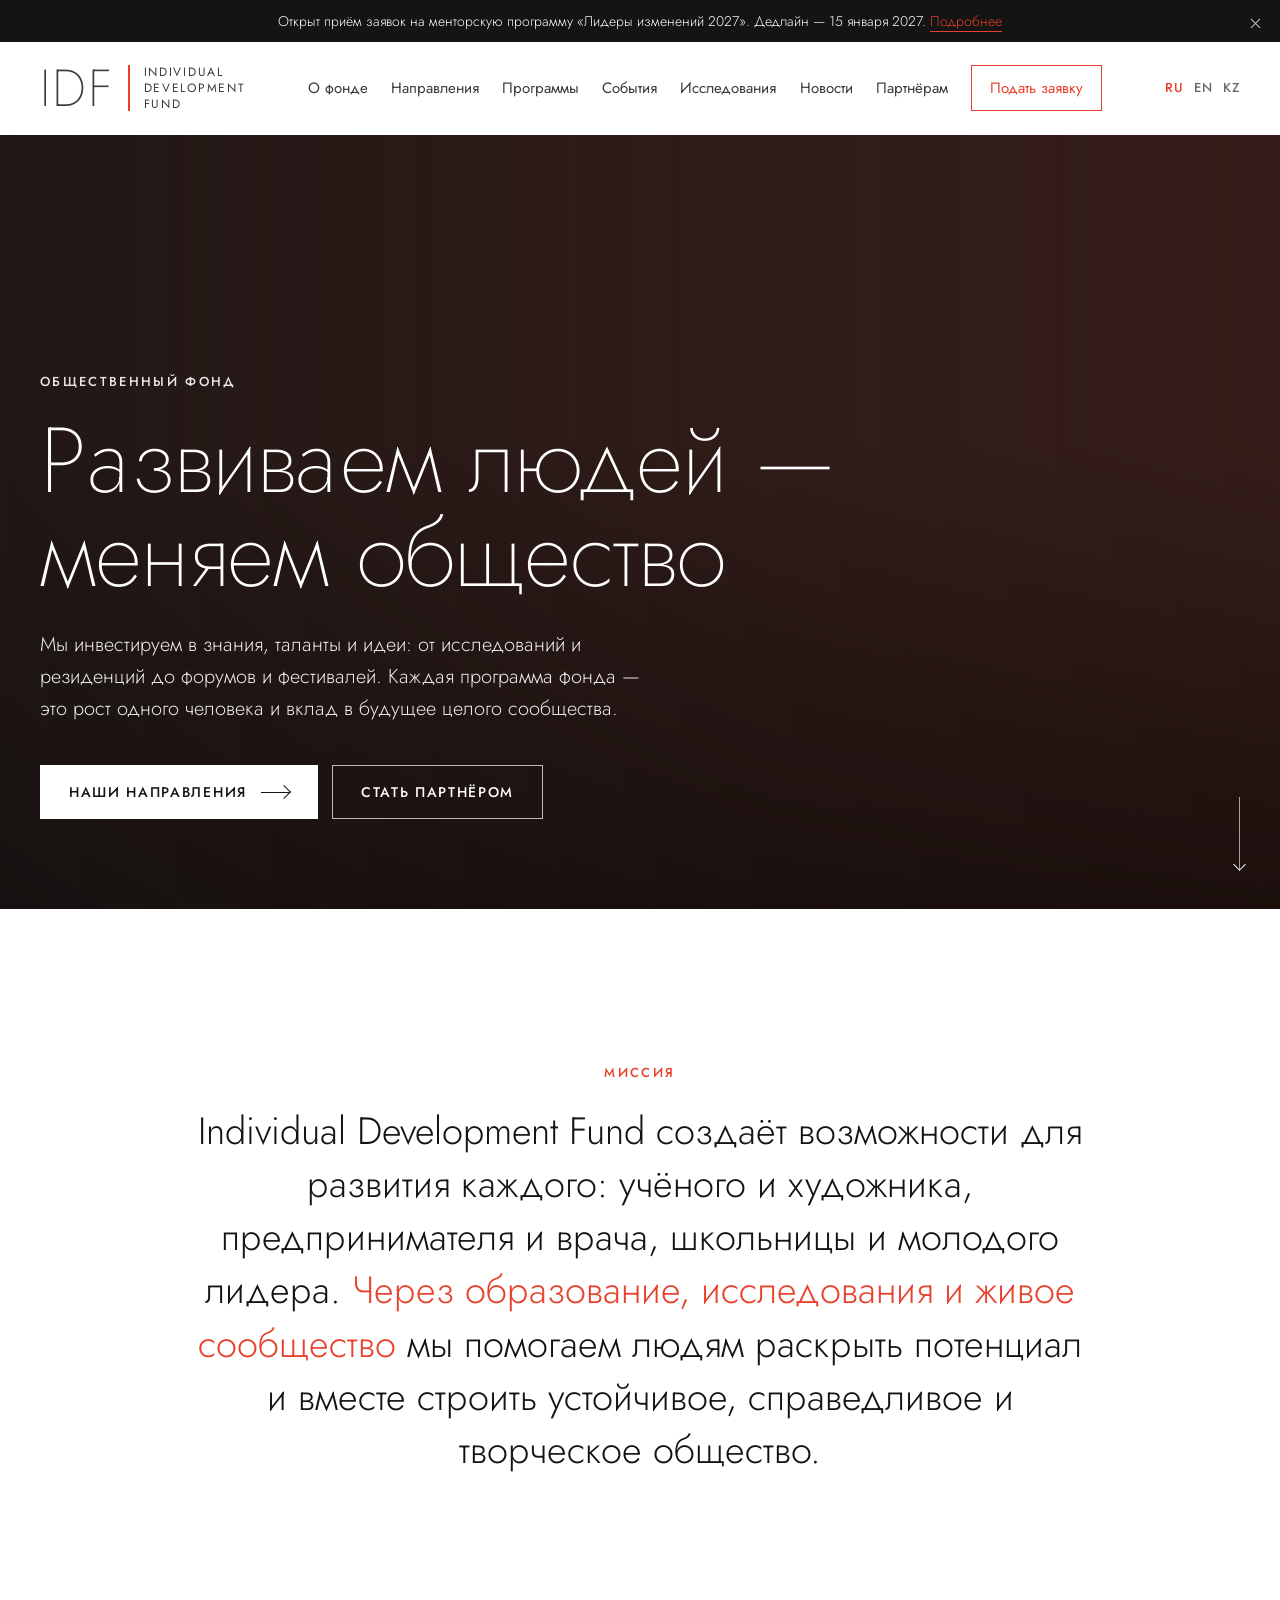
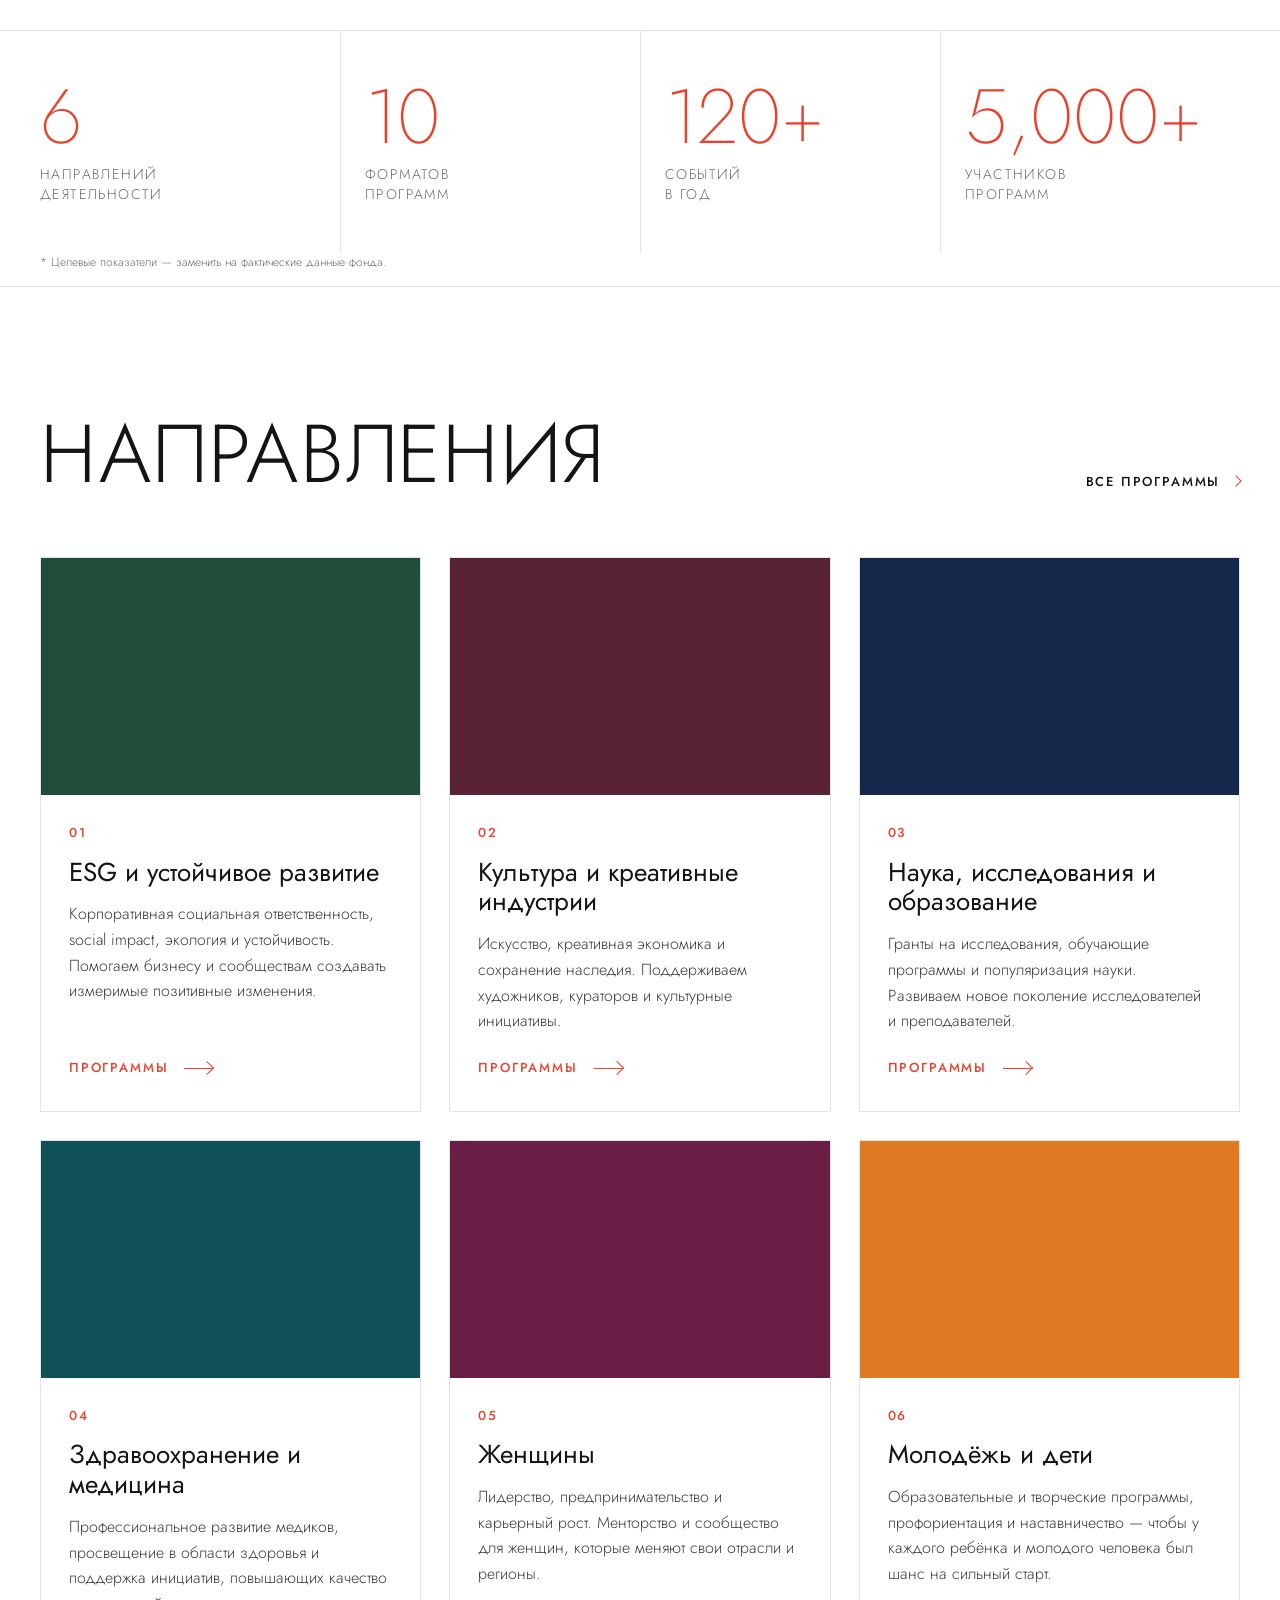
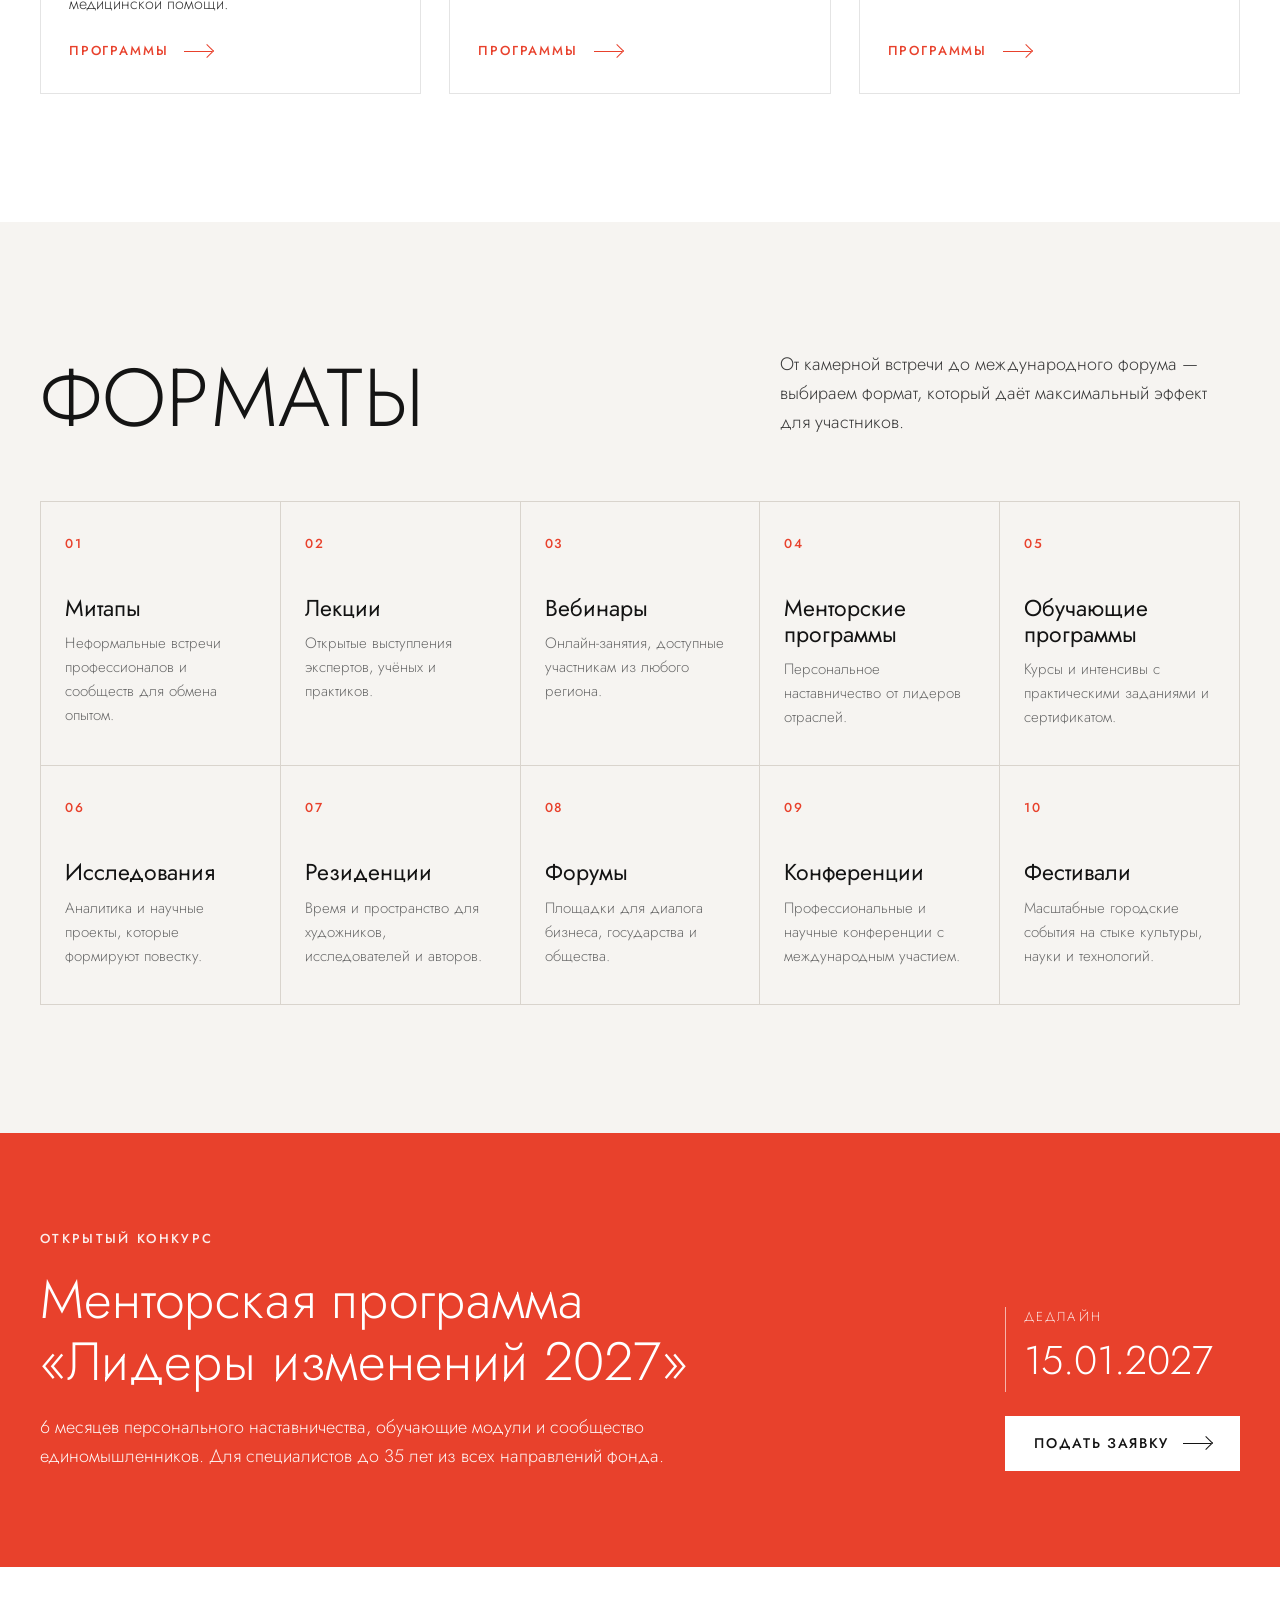
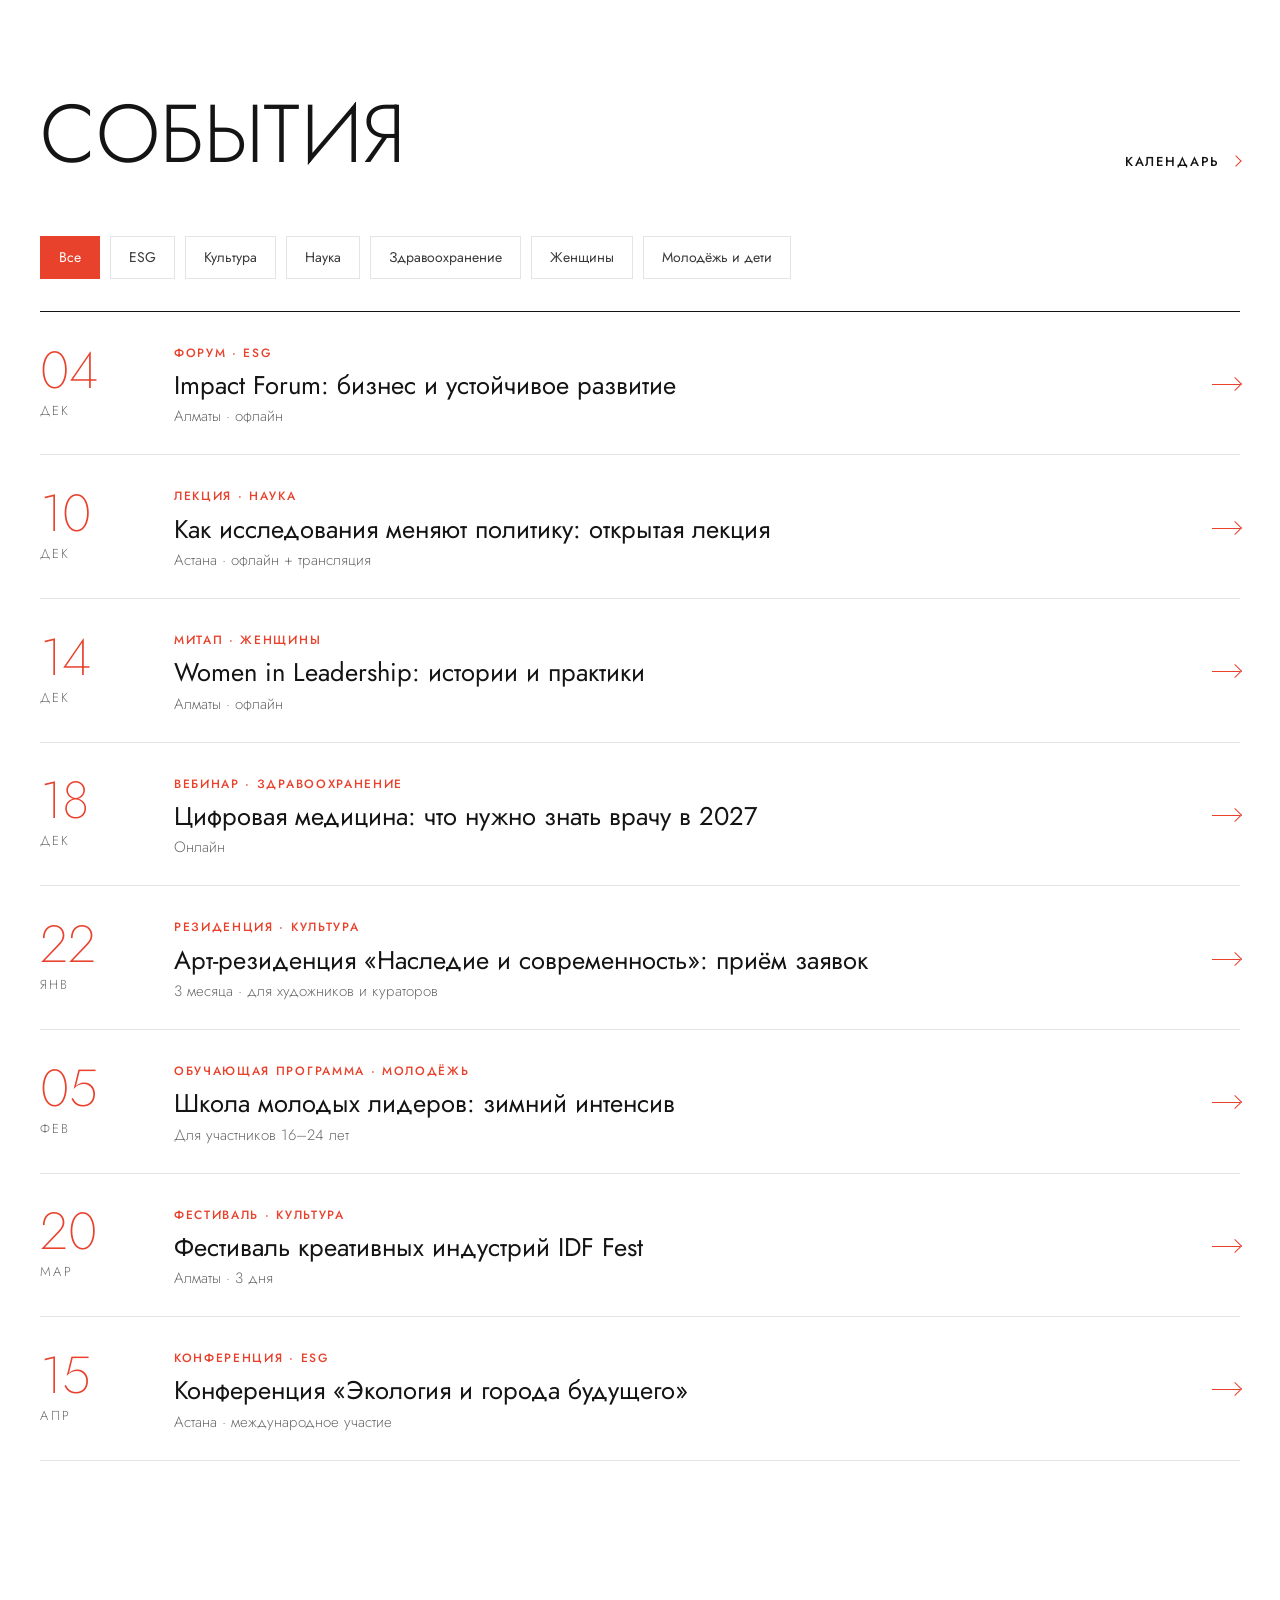
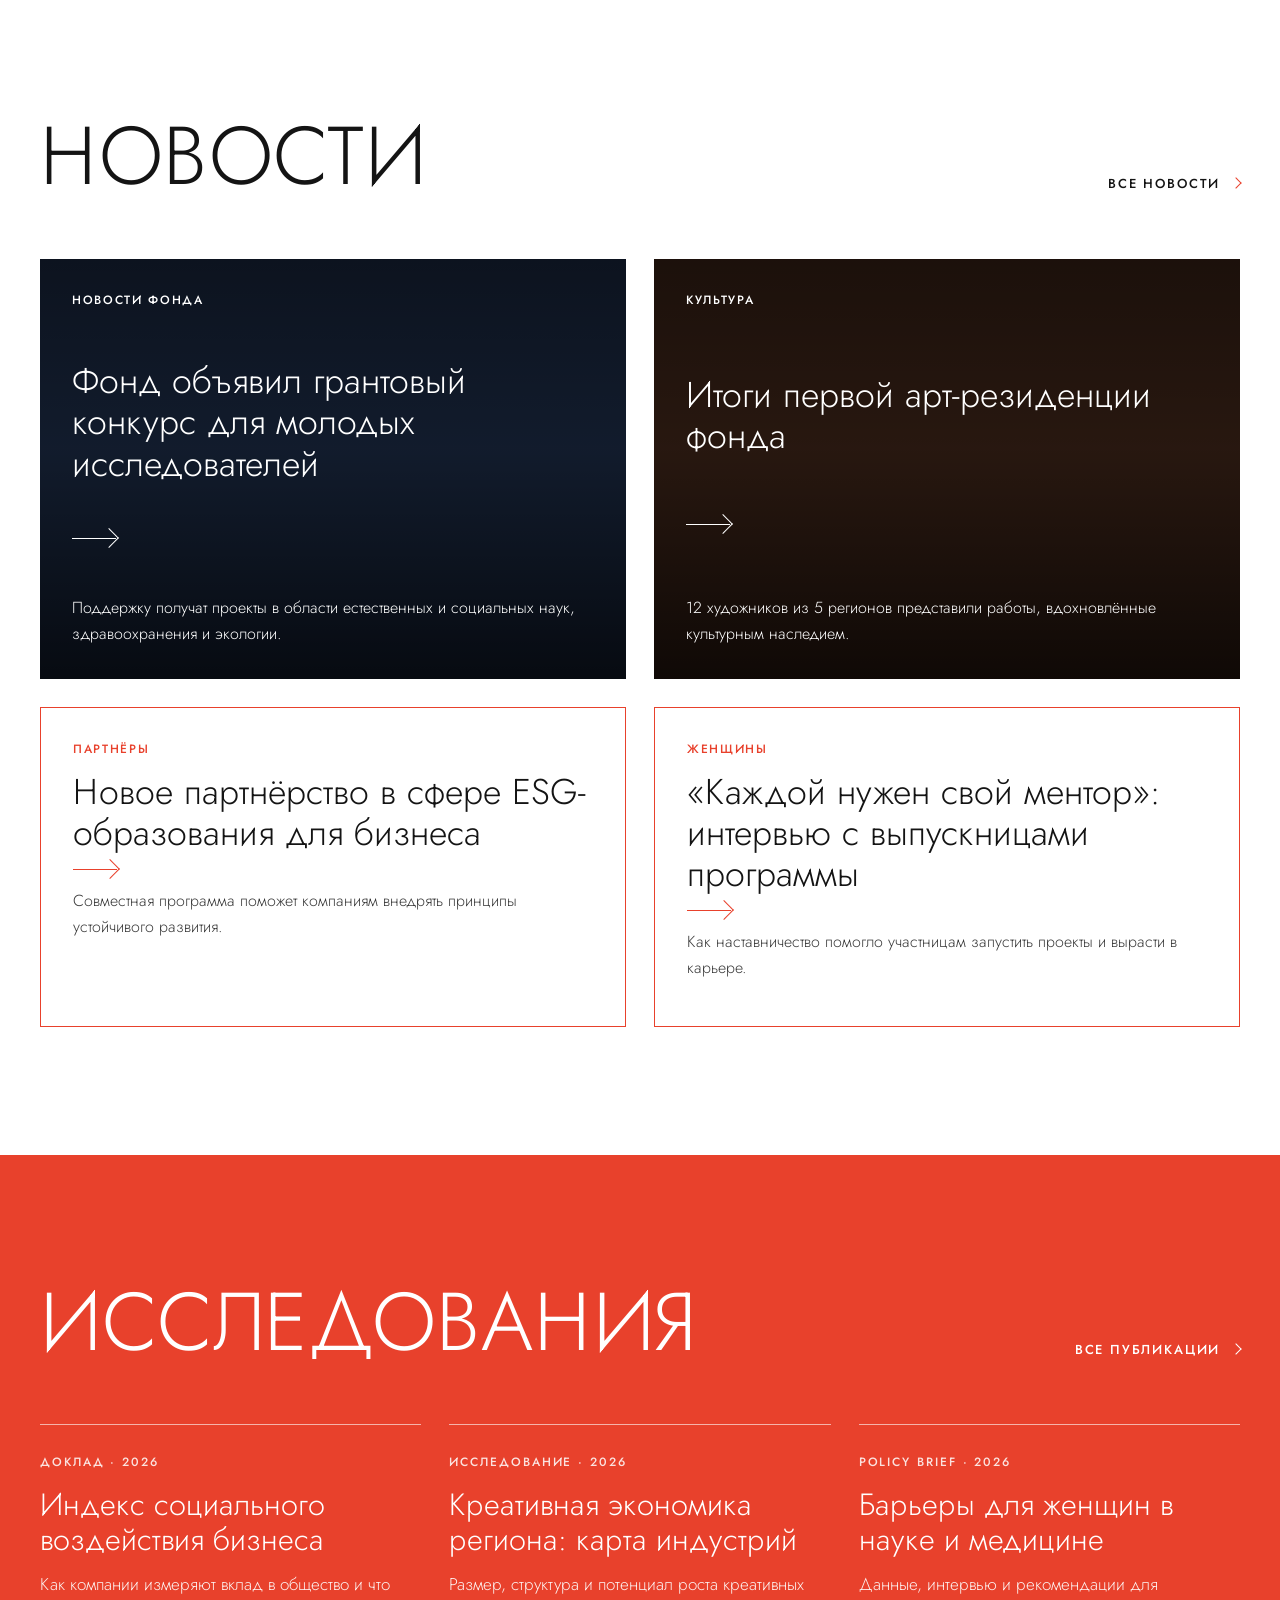
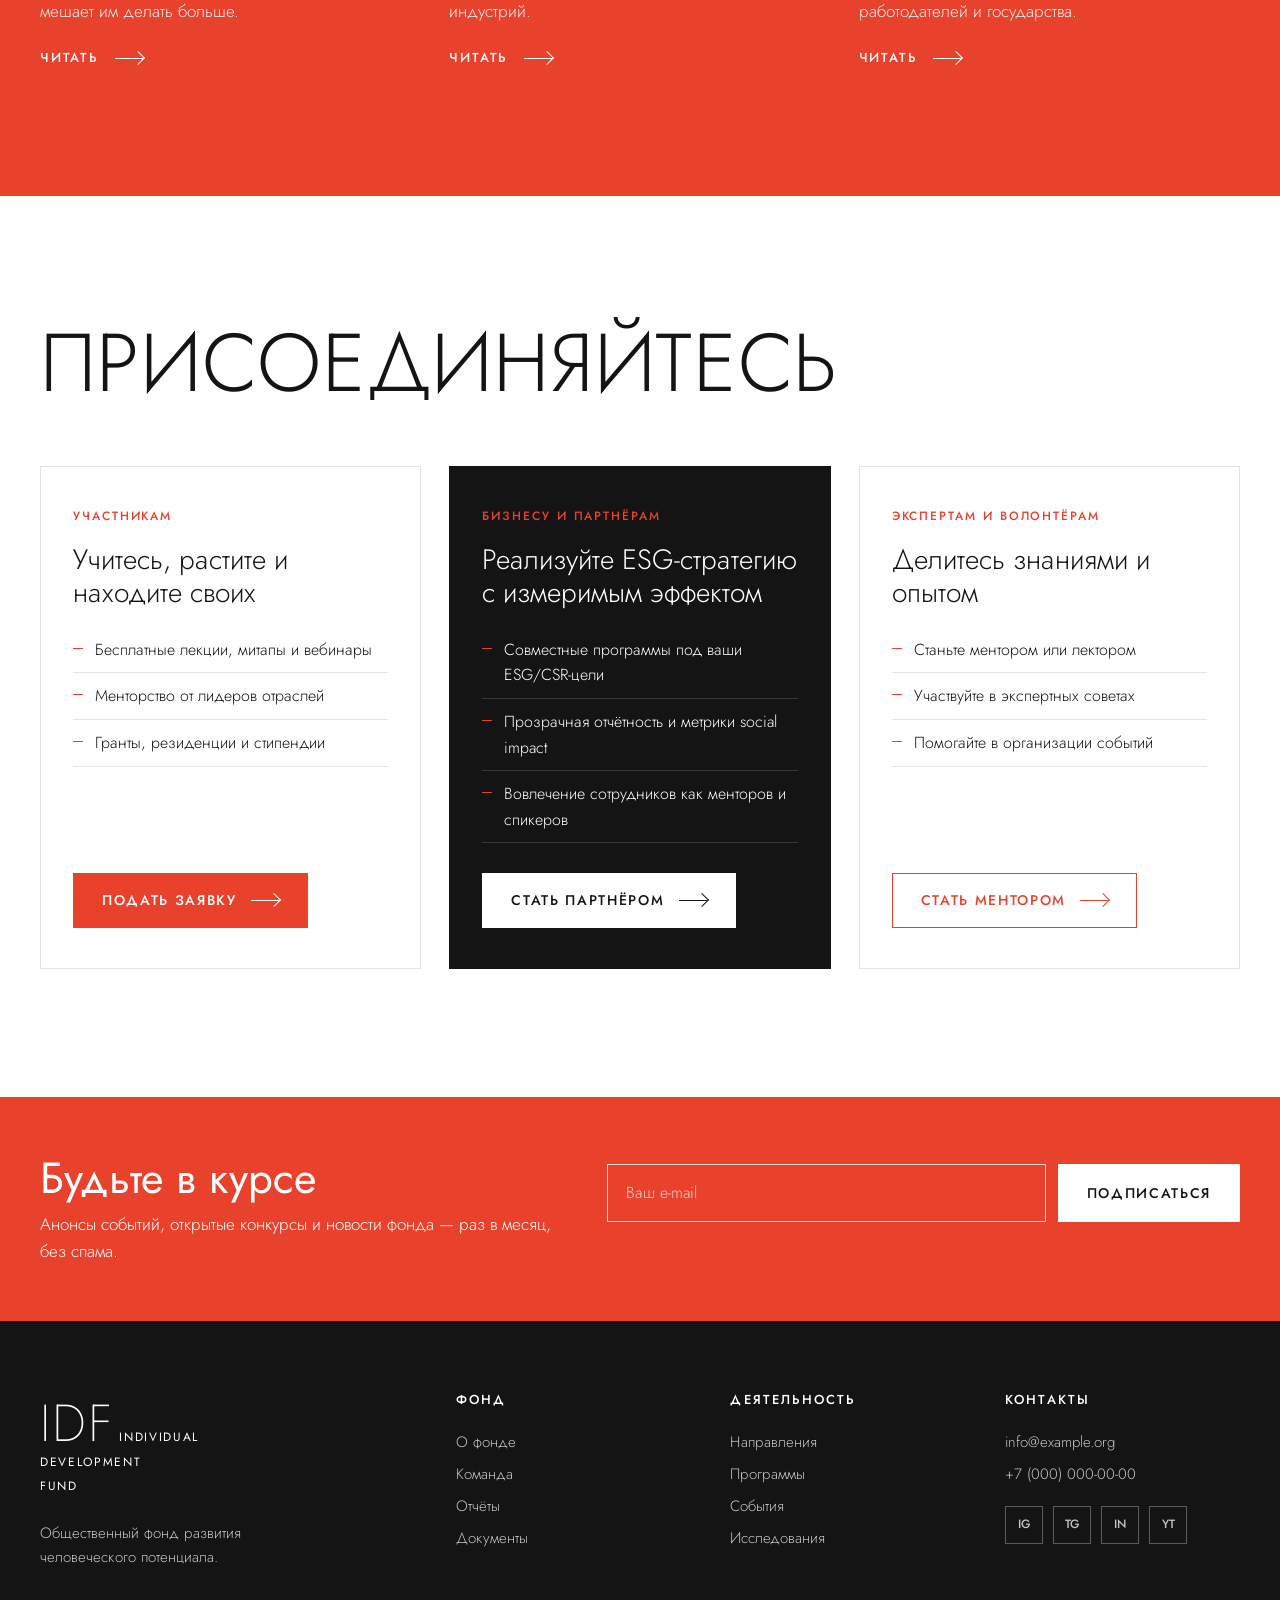
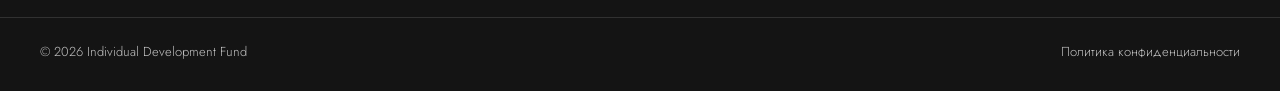
<file: index.html>
<!doctype html>
<html lang="ru">
<head>
  <meta charset="utf-8">
  <meta name="viewport" content="width=device-width, initial-scale=1">
  <title>Individual Development Fund — общественный фонд развития</title>
  <meta name="description" content="Individual Development Fund — общественный фонд, поддерживающий ESG и устойчивое развитие, культуру, науку, здравоохранение, женщин, молодёжь и детей через лекции, менторство, исследования, резиденции, форумы и фестивали.">
  <meta property="og:title" content="Individual Development Fund">
  <meta property="og:description" content="Развиваем людей — меняем общество. Программы, исследования и события фонда.">
  <meta property="og:type" content="website">
  <link rel="alternate" hreflang="ru" href="index.html">
  <link rel="alternate" hreflang="en" href="en.html">
  <link rel="alternate" hreflang="kk" href="kz.html">
  <link rel="preconnect" href="https://fonts.googleapis.com">
  <link rel="preconnect" href="https://fonts.gstatic.com" crossorigin>
  <link href="https://fonts.googleapis.com/css2?family=Jost:wght@200;300;400;500;600&display=swap" rel="stylesheet">
  <link rel="stylesheet" href="css/styles.css?v=3">
  <script type="application/ld+json">
  {
    "@context": "https://schema.org",
    "@type": "NGO",
    "name": "Individual Development Fund",
    "description": "Общественный фонд: ESG, культура, наука, здравоохранение, женщины, молодёжь и дети.",
    "url": "https://example.org/"
  }
  </script>
</head>
<body>

  <!-- Объявление -->
  <div class="announce" id="announce">
    <p>Открыт приём заявок на менторскую программу «Лидеры изменений 2027». Дедлайн — 15 января 2027. <a href="#open-call">Подробнее</a></p>
    <button class="announce__close" aria-label="Закрыть объявление">&times;</button>
  </div>

  <!-- Шапка -->
  <header class="header" id="header">
    <div class="container header__inner">
      <a href="#top" class="logo" aria-label="Individual Development Fund — на главную">
        <span class="logo__mark">IDF</span>
        <span class="logo__bar"></span>
        <span class="logo__text">Individual<br>Development<br>Fund</span>
      </a>
      <nav class="nav" id="nav" aria-label="Основная навигация">
        <a href="#about">О фонде</a>
        <a href="#directions">Направления</a>
        <a href="#formats">Программы</a>
        <a href="#events">События</a>
        <a href="#research">Исследования</a>
        <a href="#news">Новости</a>
        <a href="#partners">Партнёрам</a>
        <a href="#open-call" class="nav__cta">Подать заявку</a>
        <div class="lang"><a href="index.html" class="is-active" hreflang="ru">RU</a><a href="en.html" hreflang="en">EN</a><a href="kz.html" hreflang="kk">KZ</a></div>
      </nav>
      <div class="header__tools">
        <div class="lang"><a href="index.html" class="is-active" hreflang="ru">RU</a><a href="en.html" hreflang="en">EN</a><a href="kz.html" hreflang="kk">KZ</a></div>
        <button class="burger" id="burger" aria-label="Открыть меню" aria-expanded="false"><span></span><span></span></button>
      </div>
    </div>
  </header>

  <main id="top">

    <!-- Hero -->
    <section class="hero">
      <div class="hero__media ph ph--hero" role="img" aria-label="Фото: участники программы фонда (заменить)"></div>
      <div class="hero__overlay"></div>
      <div class="container hero__content">
        <p class="eyebrow eyebrow--light">Общественный фонд</p>
        <h1 class="hero__title">Развиваем людей&nbsp;—<br>меняем общество</h1>
        <p class="hero__lead">Мы инвестируем в знания, таланты и идеи: от исследований и резиденций до форумов и фестивалей. Каждая программа фонда — это рост одного человека и вклад в будущее целого сообщества.</p>
        <div class="hero__actions">
          <a href="#directions" class="btn btn--light">Наши направления <span class="arrow"></span></a>
          <a href="#partners" class="btn btn--ghost-light">Стать партнёром</a>
        </div>
      </div>
      <a href="#about" class="hero__scroll" aria-label="Прокрутить вниз"></a>
    </section>

    <!-- Миссия -->
    <section class="mission" id="about">
      <div class="container container--narrow">
        <p class="eyebrow">Миссия</p>
        <p class="mission__text">Individual Development Fund создаёт возможности для развития каждого: учёного и художника, предпринимателя и врача, школьницы и молодого лидера. <span class="accent">Через образование, исследования и живое сообщество</span> мы помогаем людям раскрыть потенциал и вместе строить устойчивое, справедливое и творческое общество.</p>
      </div>
    </section>

    <!-- Цифры -->
    <section class="stats">
      <div class="container stats__grid">
        <div class="stat"><span class="stat__num" data-count="6">0</span><span class="stat__label">направлений<br>деятельности</span></div>
        <div class="stat"><span class="stat__num" data-count="10">0</span><span class="stat__label">форматов<br>программ</span></div>
        <div class="stat"><span class="stat__num" data-count="120" data-suffix="+">0</span><span class="stat__label">событий<br>в год</span></div>
        <div class="stat"><span class="stat__num" data-count="5000" data-suffix="+">0</span><span class="stat__label">участников<br>программ</span></div>
      </div>
      <p class="container stats__note">* Целевые показатели — заменить на фактические данные фонда.</p>
    </section>

    <!-- Направления -->
    <section class="section" id="directions">
      <div class="container">
        <div class="section__head">
          <h2 class="section__title">Направления</h2>
          <a href="#events" class="link-more">Все программы <span class="chev"></span></a>
        </div>
        <div class="dir-grid">
          <article class="dir-card" data-dir="esg">
            <div class="dir-card__media ph ph--esg"></div>
            <div class="dir-card__body">
              <span class="dir-card__num">01</span>
              <h3>ESG и устойчивое развитие</h3>
              <p>Корпоративная социальная ответственность, social impact, экология и устойчивость. Помогаем бизнесу и сообществам создавать измеримые позитивные изменения.</p>
              <a href="#events" class="dir-card__link" data-filter="esg">Программы <span class="arrow"></span></a>
            </div>
          </article>
          <article class="dir-card" data-dir="culture">
            <div class="dir-card__media ph ph--culture"></div>
            <div class="dir-card__body">
              <span class="dir-card__num">02</span>
              <h3>Культура и креативные индустрии</h3>
              <p>Искусство, креативная экономика и сохранение наследия. Поддерживаем художников, кураторов и культурные инициативы.</p>
              <a href="#events" class="dir-card__link" data-filter="culture">Программы <span class="arrow"></span></a>
            </div>
          </article>
          <article class="dir-card" data-dir="science">
            <div class="dir-card__media ph ph--science"></div>
            <div class="dir-card__body">
              <span class="dir-card__num">03</span>
              <h3>Наука, исследования и образование</h3>
              <p>Гранты на исследования, обучающие программы и популяризация науки. Развиваем новое поколение исследователей и преподавателей.</p>
              <a href="#events" class="dir-card__link" data-filter="science">Программы <span class="arrow"></span></a>
            </div>
          </article>
          <article class="dir-card" data-dir="health">
            <div class="dir-card__media ph ph--health"></div>
            <div class="dir-card__body">
              <span class="dir-card__num">04</span>
              <h3>Здравоохранение и медицина</h3>
              <p>Профессиональное развитие медиков, просвещение в области здоровья и поддержка инициатив, повышающих качество медицинской помощи.</p>
              <a href="#events" class="dir-card__link" data-filter="health">Программы <span class="arrow"></span></a>
            </div>
          </article>
          <article class="dir-card" data-dir="women">
            <div class="dir-card__media ph ph--women"></div>
            <div class="dir-card__body">
              <span class="dir-card__num">05</span>
              <h3>Женщины</h3>
              <p>Лидерство, предпринимательство и карьерный рост. Менторство и сообщество для женщин, которые меняют свои отрасли и регионы.</p>
              <a href="#events" class="dir-card__link" data-filter="women">Программы <span class="arrow"></span></a>
            </div>
          </article>
          <article class="dir-card" data-dir="youth">
            <div class="dir-card__media ph ph--youth"></div>
            <div class="dir-card__body">
              <span class="dir-card__num">06</span>
              <h3>Молодёжь и дети</h3>
              <p>Образовательные и творческие программы, профориентация и наставничество — чтобы у каждого ребёнка и молодого человека был шанс на сильный старт.</p>
              <a href="#events" class="dir-card__link" data-filter="youth">Программы <span class="arrow"></span></a>
            </div>
          </article>
        </div>
      </div>
    </section>

    <!-- Форматы -->
    <section class="section section--tint" id="formats">
      <div class="container">
        <div class="section__head">
          <h2 class="section__title">Форматы</h2>
          <p class="section__intro">От камерной встречи до международного форума — выбираем формат, который даёт максимальный эффект для участников.</p>
        </div>
        <ol class="formats">
          <li class="format"><span class="format__num">01</span><h3>Митапы</h3><p>Неформальные встречи профессионалов и сообществ для обмена опытом.</p></li>
          <li class="format"><span class="format__num">02</span><h3>Лекции</h3><p>Открытые выступления экспертов, учёных и практиков.</p></li>
          <li class="format"><span class="format__num">03</span><h3>Вебинары</h3><p>Онлайн-занятия, доступные участникам из любого региона.</p></li>
          <li class="format"><span class="format__num">04</span><h3>Менторские программы</h3><p>Персональное наставничество от лидеров отраслей.</p></li>
          <li class="format"><span class="format__num">05</span><h3>Обучающие программы</h3><p>Курсы и интенсивы с практическими заданиями и сертификатом.</p></li>
          <li class="format"><span class="format__num">06</span><h3>Исследования</h3><p>Аналитика и научные проекты, которые формируют повестку.</p></li>
          <li class="format"><span class="format__num">07</span><h3>Резиденции</h3><p>Время и пространство для художников, исследователей и авторов.</p></li>
          <li class="format"><span class="format__num">08</span><h3>Форумы</h3><p>Площадки для диалога бизнеса, государства и общества.</p></li>
          <li class="format"><span class="format__num">09</span><h3>Конференции</h3><p>Профессиональные и научные конференции с международным участием.</p></li>
          <li class="format"><span class="format__num">10</span><h3>Фестивали</h3><p>Масштабные городские события на стыке культуры, науки и технологий.</p></li>
        </ol>
      </div>
    </section>

    <!-- Open call -->
    <section class="band" id="open-call">
      <div class="container band__inner">
        <div>
          <p class="eyebrow eyebrow--light">Открытый конкурс</p>
          <h2 class="band__title">Менторская программа «Лидеры изменений 2027»</h2>
          <p class="band__text">6 месяцев персонального наставничества, обучающие модули и сообщество единомышленников. Для специалистов до 35 лет из всех направлений фонда.</p>
        </div>
        <div class="band__aside">
          <div class="band__deadline"><span>Дедлайн</span><strong>15.01.2027</strong></div>
          <a href="#contact" class="btn btn--light">Подать заявку <span class="arrow"></span></a>
        </div>
      </div>
    </section>

    <!-- События -->
    <section class="section" id="events">
      <div class="container">
        <div class="section__head">
          <h2 class="section__title">События</h2>
          <a href="#" class="link-more">Календарь <span class="chev"></span></a>
        </div>
        <div class="filters" role="tablist" aria-label="Фильтр по направлению">
          <button class="chip is-active" data-filter="all">Все</button>
          <button class="chip" data-filter="esg">ESG</button>
          <button class="chip" data-filter="culture">Культура</button>
          <button class="chip" data-filter="science">Наука</button>
          <button class="chip" data-filter="health">Здравоохранение</button>
          <button class="chip" data-filter="women">Женщины</button>
          <button class="chip" data-filter="youth">Молодёжь и дети</button>
        </div>
        <ul class="events" id="eventsList">
          <li class="event" data-dir="esg">
            <div class="event__date"><strong>04</strong><span>дек</span></div>
            <div class="event__info"><span class="tag">Форум · ESG</span><h3>Impact Forum: бизнес и устойчивое развитие</h3><p>Алматы · офлайн</p></div>
            <a href="#" class="event__go" aria-label="Подробнее"><span class="arrow"></span></a>
          </li>
          <li class="event" data-dir="science">
            <div class="event__date"><strong>10</strong><span>дек</span></div>
            <div class="event__info"><span class="tag">Лекция · Наука</span><h3>Как исследования меняют политику: открытая лекция</h3><p>Астана · офлайн + трансляция</p></div>
            <a href="#" class="event__go" aria-label="Подробнее"><span class="arrow"></span></a>
          </li>
          <li class="event" data-dir="women">
            <div class="event__date"><strong>14</strong><span>дек</span></div>
            <div class="event__info"><span class="tag">Митап · Женщины</span><h3>Women in Leadership: истории и практики</h3><p>Алматы · офлайн</p></div>
            <a href="#" class="event__go" aria-label="Подробнее"><span class="arrow"></span></a>
          </li>
          <li class="event" data-dir="health">
            <div class="event__date"><strong>18</strong><span>дек</span></div>
            <div class="event__info"><span class="tag">Вебинар · Здравоохранение</span><h3>Цифровая медицина: что нужно знать врачу в 2027</h3><p>Онлайн</p></div>
            <a href="#" class="event__go" aria-label="Подробнее"><span class="arrow"></span></a>
          </li>
          <li class="event" data-dir="culture">
            <div class="event__date"><strong>22</strong><span>янв</span></div>
            <div class="event__info"><span class="tag">Резиденция · Культура</span><h3>Арт-резиденция «Наследие и современность»: приём заявок</h3><p>3 месяца · для художников и кураторов</p></div>
            <a href="#" class="event__go" aria-label="Подробнее"><span class="arrow"></span></a>
          </li>
          <li class="event" data-dir="youth">
            <div class="event__date"><strong>05</strong><span>фев</span></div>
            <div class="event__info"><span class="tag">Обучающая программа · Молодёжь</span><h3>Школа молодых лидеров: зимний интенсив</h3><p>Для участников 16–24 лет</p></div>
            <a href="#" class="event__go" aria-label="Подробнее"><span class="arrow"></span></a>
          </li>
          <li class="event" data-dir="culture">
            <div class="event__date"><strong>20</strong><span>мар</span></div>
            <div class="event__info"><span class="tag">Фестиваль · Культура</span><h3>Фестиваль креативных индустрий IDF Fest</h3><p>Алматы · 3 дня</p></div>
            <a href="#" class="event__go" aria-label="Подробнее"><span class="arrow"></span></a>
          </li>
          <li class="event" data-dir="esg">
            <div class="event__date"><strong>15</strong><span>апр</span></div>
            <div class="event__info"><span class="tag">Конференция · ESG</span><h3>Конференция «Экология и города будущего»</h3><p>Астана · международное участие</p></div>
            <a href="#" class="event__go" aria-label="Подробнее"><span class="arrow"></span></a>
          </li>
        </ul>
        <p class="events__empty" id="eventsEmpty" hidden>Скоро здесь появятся новые события по этому направлению.</p>
      </div>
    </section>

    <!-- Новости -->
    <section class="section" id="news">
      <div class="container">
        <div class="section__head">
          <h2 class="section__title">Новости</h2>
          <a href="#" class="link-more">Все новости <span class="chev"></span></a>
        </div>
        <div class="news-grid">
          <a href="#" class="news-card news-card--image">
            <div class="ph ph--news1"></div>
            <div class="news-card__shade"></div>
            <div class="news-card__body">
              <span class="tag tag--light">Новости фонда</span>
              <h3>Фонд объявил грантовый конкурс для молодых исследователей</h3>
              <span class="arrow arrow--lg"></span>
              <p>Поддержку получат проекты в области естественных и социальных наук, здравоохранения и экологии.</p>
            </div>
          </a>
          <a href="#" class="news-card news-card--image">
            <div class="ph ph--news2"></div>
            <div class="news-card__shade"></div>
            <div class="news-card__body">
              <span class="tag tag--light">Культура</span>
              <h3>Итоги первой арт-резиденции фонда</h3>
              <span class="arrow arrow--lg"></span>
              <p>12 художников из 5 регионов представили работы, вдохновлённые культурным наследием.</p>
            </div>
          </a>
          <a href="#" class="news-card news-card--outline">
            <span class="tag">Партнёры</span>
            <h3>Новое партнёрство в сфере ESG-образования для бизнеса</h3>
            <span class="arrow arrow--lg arrow--red"></span>
            <p>Совместная программа поможет компаниям внедрять принципы устойчивого развития.</p>
          </a>
          <a href="#" class="news-card news-card--outline">
            <span class="tag">Женщины</span>
            <h3>«Каждой нужен свой ментор»: интервью с выпускницами программы</h3>
            <span class="arrow arrow--lg arrow--red"></span>
            <p>Как наставничество помогло участницам запустить проекты и вырасти в карьере.</p>
          </a>
        </div>
      </div>
    </section>

    <!-- Исследования -->
    <section class="research" id="research">
      <div class="container">
        <div class="section__head section__head--light">
          <h2 class="section__title">Исследования</h2>
          <a href="#" class="link-more link-more--light">Все публикации <span class="chev"></span></a>
        </div>
        <div class="pubs">
          <article class="pub">
            <span class="pub__type">Доклад · 2026</span>
            <h3>Индекс социального воздействия бизнеса</h3>
            <p>Как компании измеряют вклад в общество и что мешает им делать больше.</p>
            <a href="#" class="pub__link">Читать <span class="arrow arrow--light"></span></a>
          </article>
          <article class="pub">
            <span class="pub__type">Исследование · 2026</span>
            <h3>Креативная экономика региона: карта индустрий</h3>
            <p>Размер, структура и потенциал роста креативных индустрий.</p>
            <a href="#" class="pub__link">Читать <span class="arrow arrow--light"></span></a>
          </article>
          <article class="pub">
            <span class="pub__type">Policy brief · 2026</span>
            <h3>Барьеры для женщин в науке и медицине</h3>
            <p>Данные, интервью и рекомендации для работодателей и государства.</p>
            <a href="#" class="pub__link">Читать <span class="arrow arrow--light"></span></a>
          </article>
        </div>
      </div>
    </section>

    <!-- Партнёрам / Участникам -->
    <section class="section" id="partners">
      <div class="container">
        <div class="section__head">
          <h2 class="section__title">Присоединяйтесь</h2>
        </div>
        <div class="join">
          <div class="join__card">
            <span class="join__who">Участникам</span>
            <h3>Учитесь, растите и находите своих</h3>
            <ul>
              <li>Бесплатные лекции, митапы и вебинары</li>
              <li>Менторство от лидеров отраслей</li>
              <li>Гранты, резиденции и стипендии</li>
            </ul>
            <a href="#open-call" class="btn btn--red">Подать заявку <span class="arrow arrow--light"></span></a>
          </div>
          <div class="join__card join__card--dark">
            <span class="join__who">Бизнесу и партнёрам</span>
            <h3>Реализуйте ESG-стратегию с измеримым эффектом</h3>
            <ul>
              <li>Совместные программы под ваши ESG/CSR-цели</li>
              <li>Прозрачная отчётность и метрики social impact</li>
              <li>Вовлечение сотрудников как менторов и спикеров</li>
            </ul>
            <a href="#contact" class="btn btn--light">Стать партнёром <span class="arrow"></span></a>
          </div>
          <div class="join__card">
            <span class="join__who">Экспертам и волонтёрам</span>
            <h3>Делитесь знаниями и опытом</h3>
            <ul>
              <li>Станьте ментором или лектором</li>
              <li>Участвуйте в экспертных советах</li>
              <li>Помогайте в организации событий</li>
            </ul>
            <a href="#contact" class="btn btn--outline">Стать ментором <span class="arrow arrow--red"></span></a>
          </div>
        </div>
      </div>
    </section>

    <!-- Подписка -->
    <section class="subscribe" id="contact">
      <div class="container subscribe__inner">
        <div>
          <h2 class="subscribe__title">Будьте в курсе</h2>
          <p>Анонсы событий, открытые конкурсы и новости фонда — раз в месяц, без спама.</p>
        </div>
        <form class="subscribe__form" id="subscribeForm" novalidate>
          <label class="visually-hidden" for="email">E-mail</label>
          <input type="email" id="email" name="email" placeholder="Ваш e-mail" required>
          <button type="submit" class="btn btn--light">Подписаться</button>
          <p class="subscribe__msg" id="subscribeMsg" aria-live="polite"></p>
        </form>
      </div>
    </section>

  </main>

  <!-- Подвал -->
  <footer class="footer">
    <div class="container footer__grid">
      <div class="footer__brand">
        <a href="#top" class="logo logo--footer">
          <span class="logo__mark">IDF</span>
          <span class="logo__bar"></span>
          <span class="logo__text">Individual<br>Development<br>Fund</span>
        </a>
        <p>Общественный фонд развития человеческого потенциала.</p>
      </div>
      <div>
        <h4>Фонд</h4>
        <a href="#about">О фонде</a>
        <a href="#">Команда</a>
        <a href="#">Отчёты</a>
        <a href="#">Документы</a>
      </div>
      <div>
        <h4>Деятельность</h4>
        <a href="#directions">Направления</a>
        <a href="#formats">Программы</a>
        <a href="#events">События</a>
        <a href="#research">Исследования</a>
      </div>
      <div>
        <h4>Контакты</h4>
        <a href="mailto:info@example.org">info@example.org</a>
        <a href="tel:+70000000000">+7 (000) 000-00-00</a>
        <div class="socials">
          <a href="#" aria-label="Instagram">IG</a>
          <a href="#" aria-label="Telegram">TG</a>
          <a href="#" aria-label="LinkedIn">IN</a>
          <a href="#" aria-label="YouTube">YT</a>
        </div>
      </div>
    </div>
    <div class="container footer__bottom">
      <span>© <span id="year">2026</span> Individual Development Fund</span>
      <a href="#">Политика конфиденциальности</a>
    </div>
  </footer>

  <script src="js/main.js?v=3"></script>
</body>
</html>
</file>
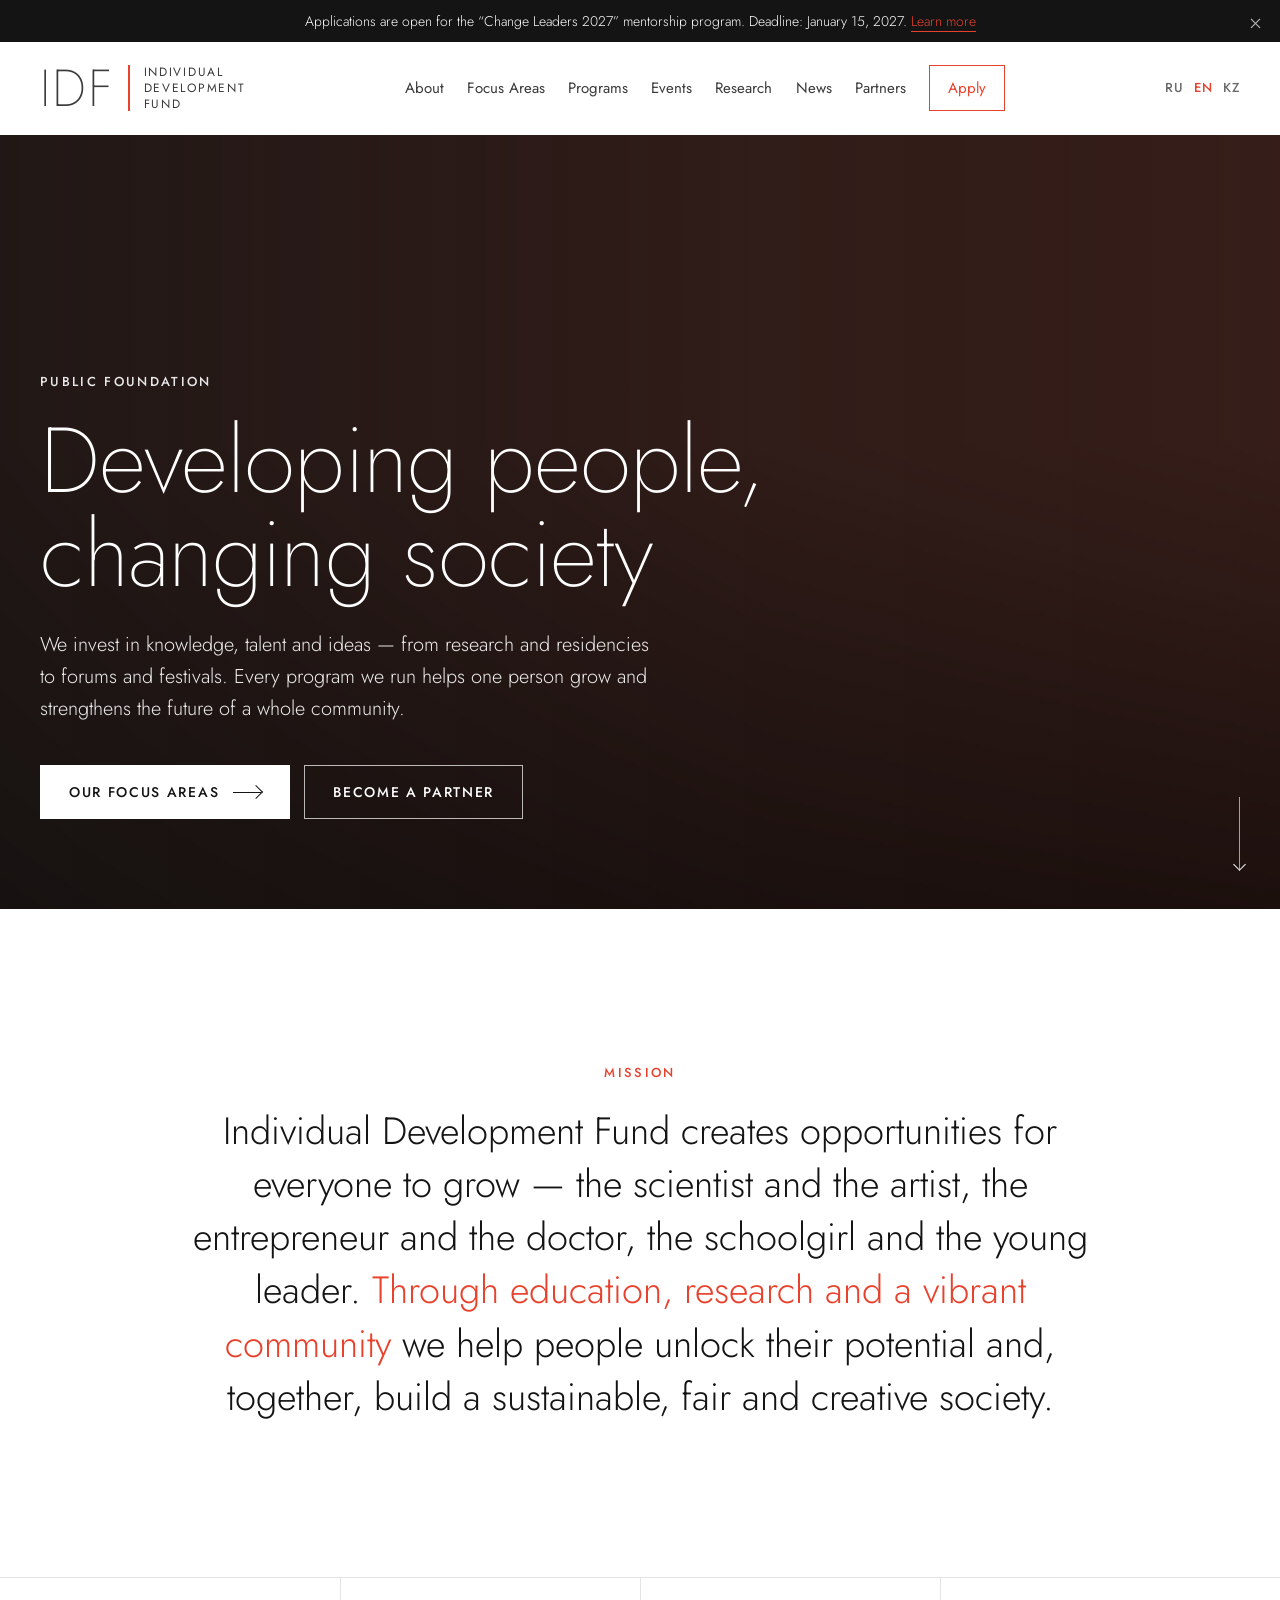
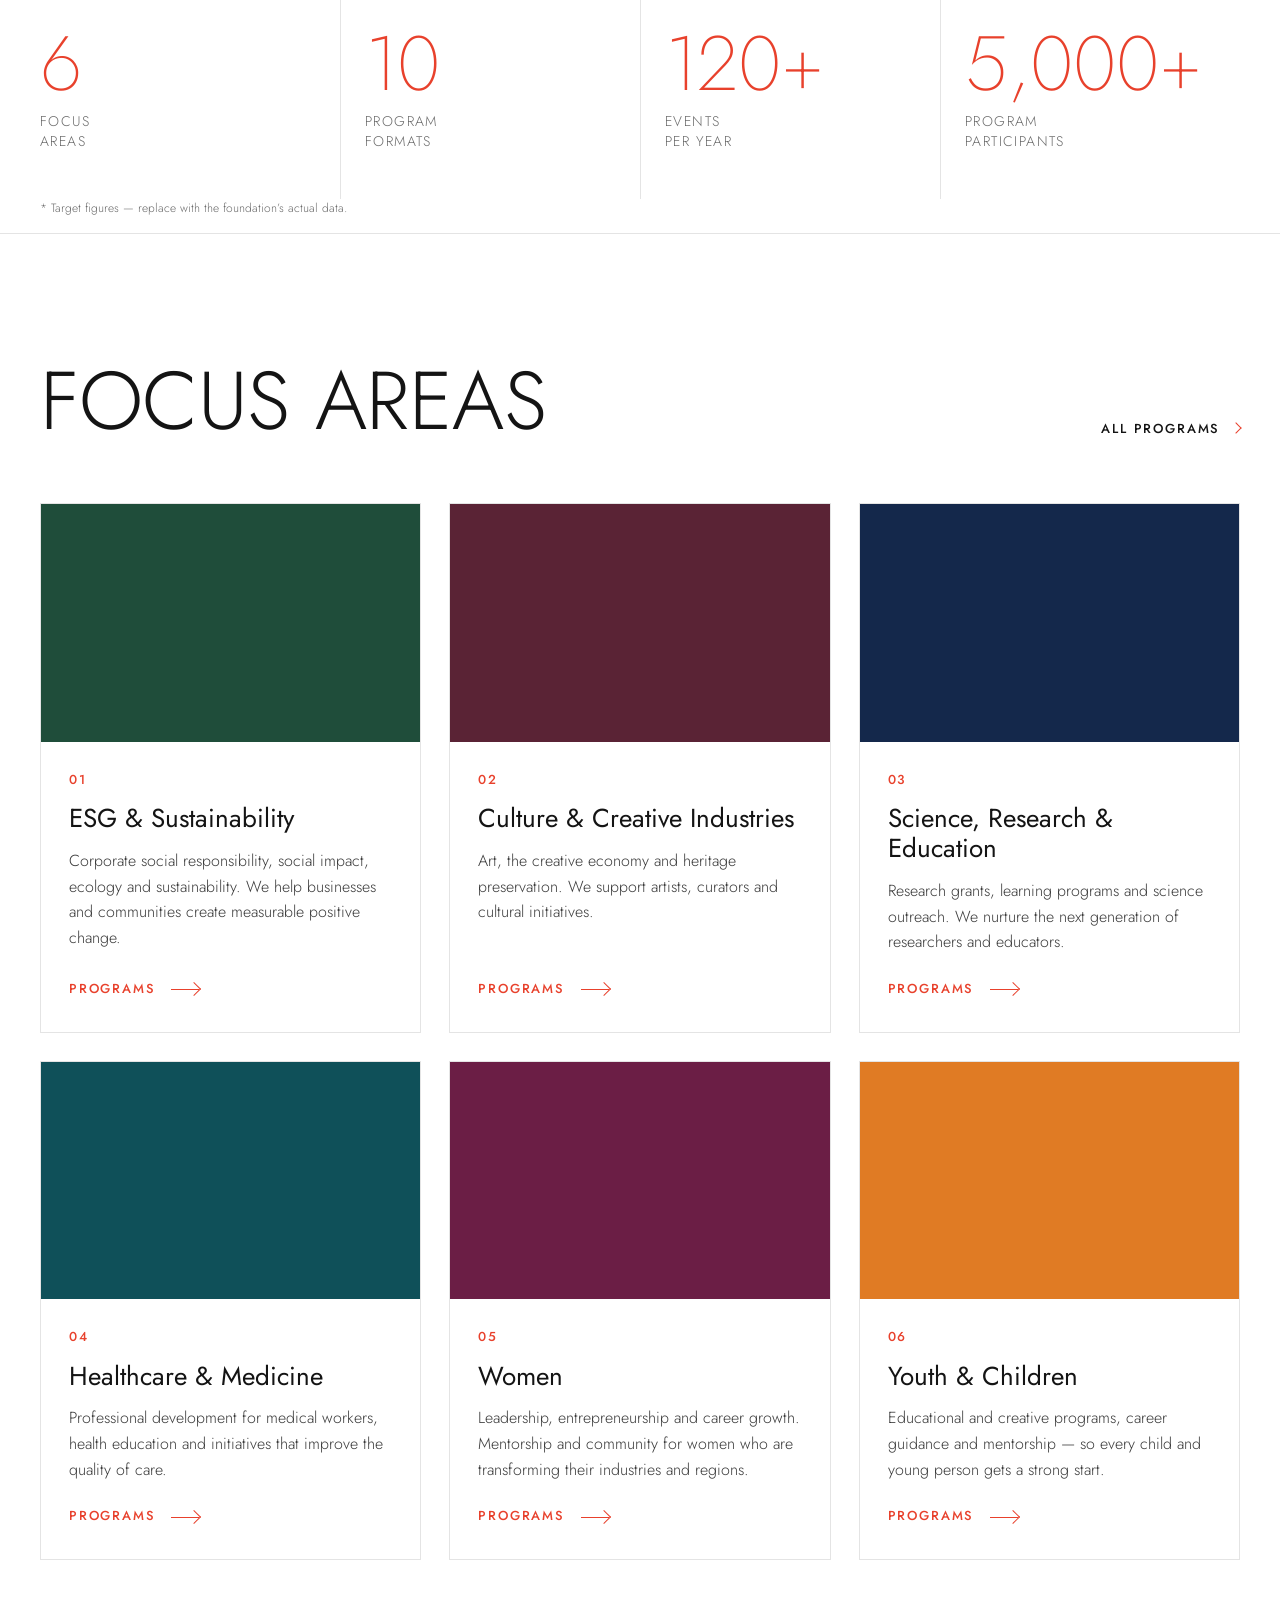
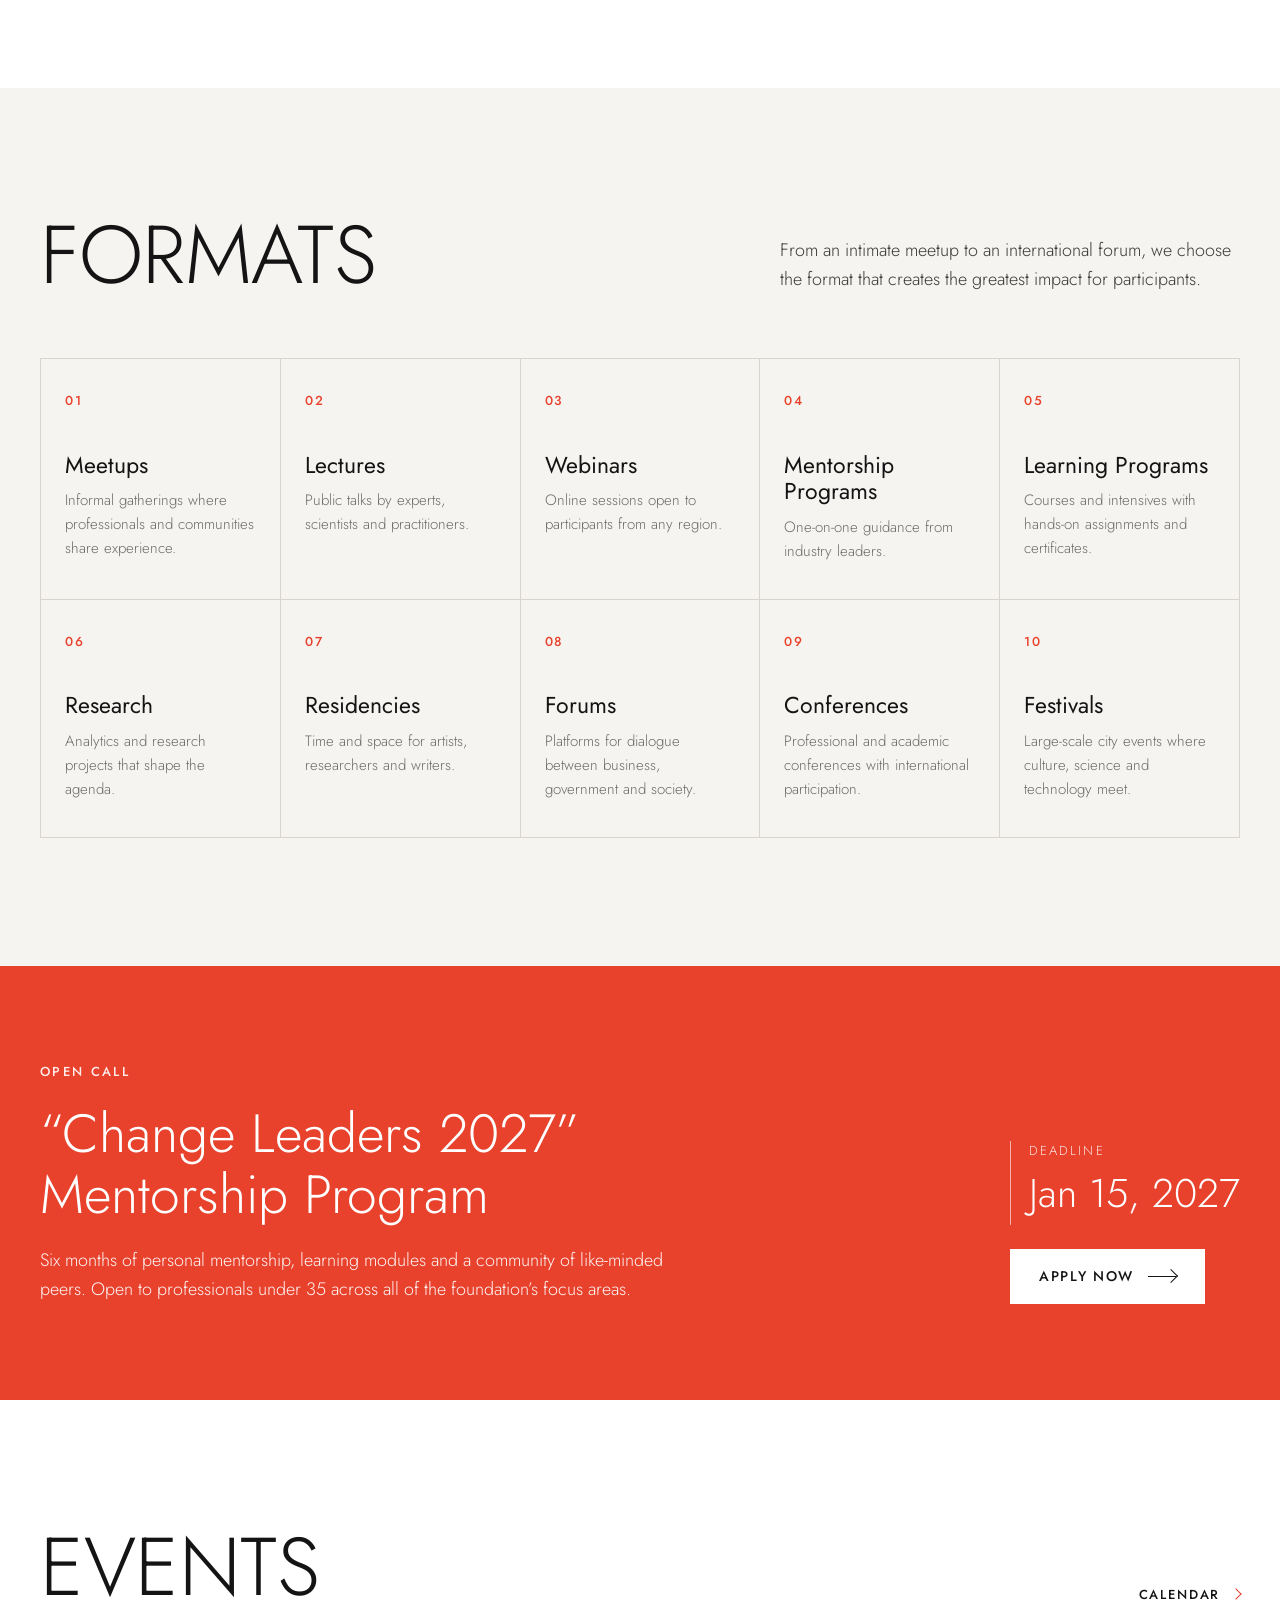
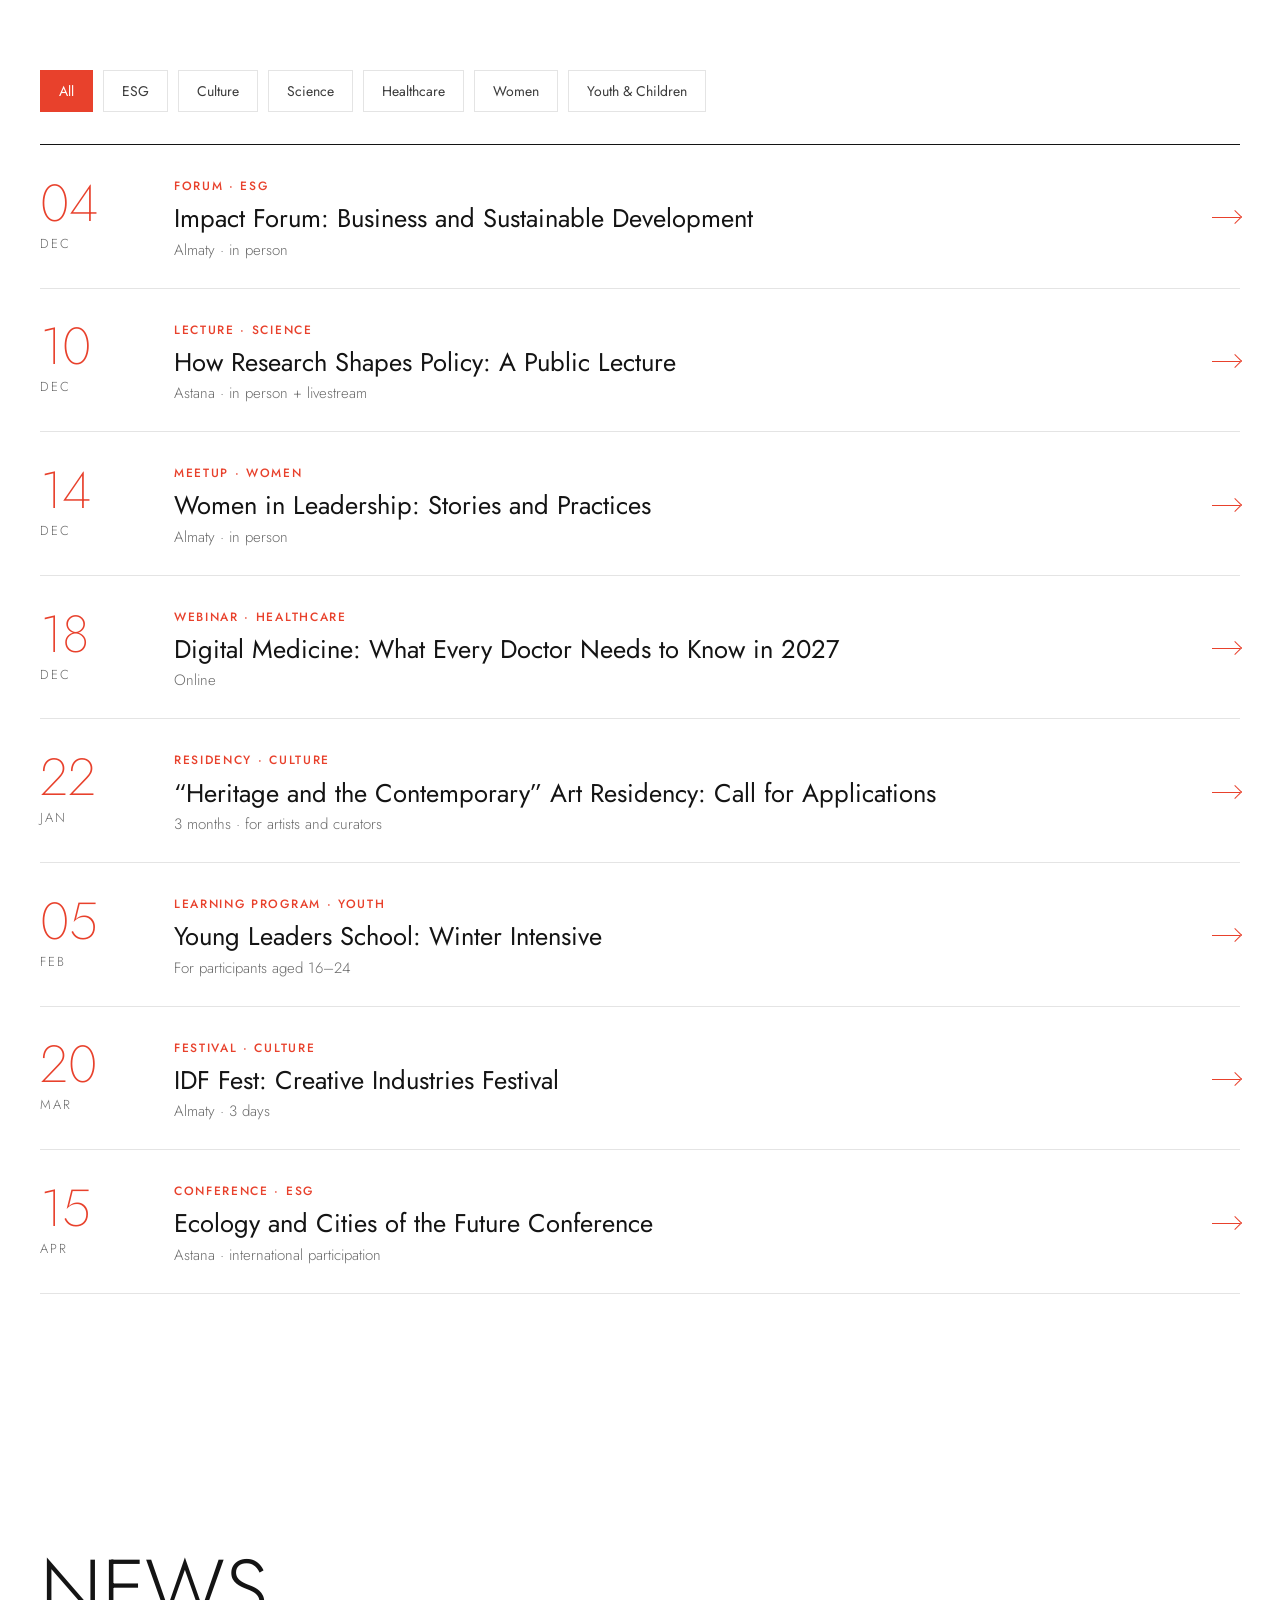
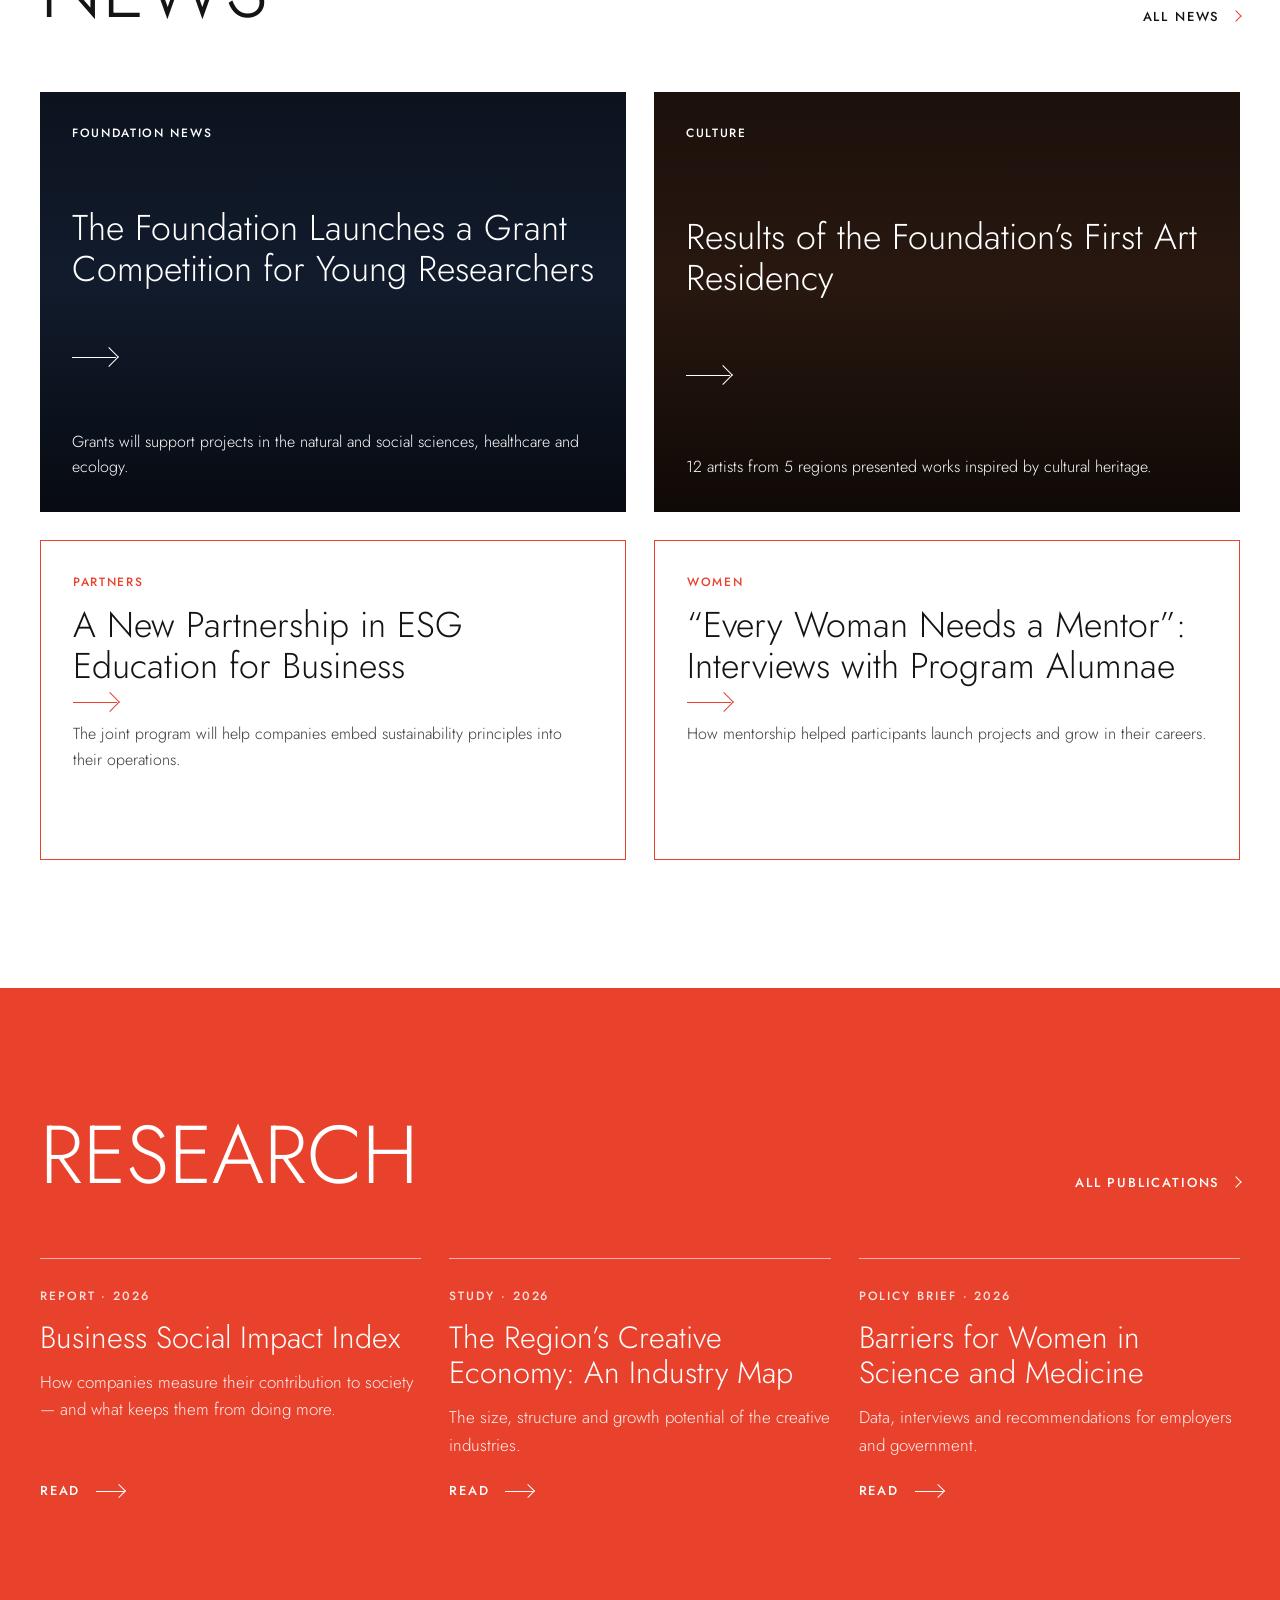
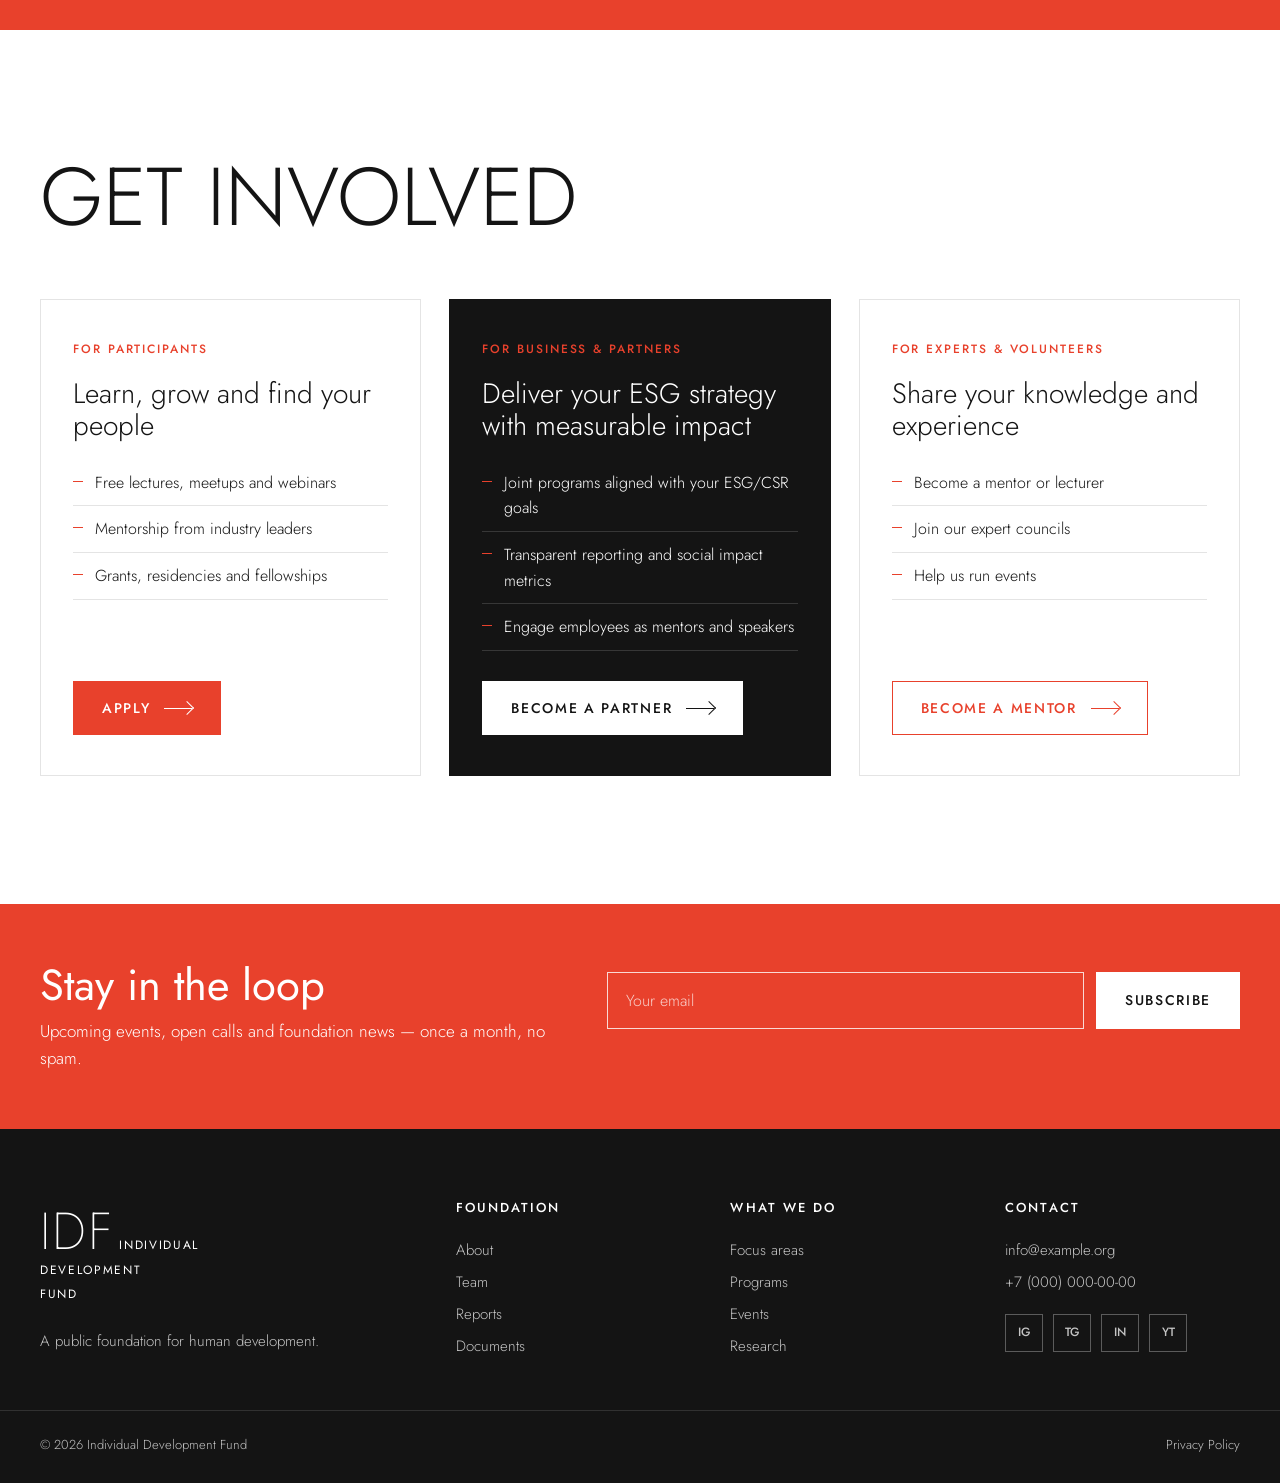
<file: en.html>
<!doctype html>
<html lang="en">
<head>
  <meta charset="utf-8">
  <meta name="viewport" content="width=device-width, initial-scale=1">
  <title>Individual Development Fund — a public foundation for human development</title>
  <meta name="description" content="Individual Development Fund is a public foundation supporting ESG and sustainability, culture, science, healthcare, women, youth and children through lectures, mentorship, research, residencies, forums and festivals.">
  <meta property="og:title" content="Individual Development Fund">
  <meta property="og:description" content="Developing people, changing society. Programs, research and events of the foundation.">
  <meta property="og:type" content="website">
  <link rel="alternate" hreflang="ru" href="index.html">
  <link rel="alternate" hreflang="en" href="en.html">
  <link rel="alternate" hreflang="kk" href="kz.html">
  <link rel="preconnect" href="https://fonts.googleapis.com">
  <link rel="preconnect" href="https://fonts.gstatic.com" crossorigin>
  <link href="https://fonts.googleapis.com/css2?family=Jost:wght@200;300;400;500;600&display=swap" rel="stylesheet">
  <link rel="stylesheet" href="css/styles.css?v=3">
  <script type="application/ld+json">
  {
    "@context": "https://schema.org",
    "@type": "NGO",
    "name": "Individual Development Fund",
    "description": "Public foundation: ESG, culture, science, healthcare, women, youth and children.",
    "url": "https://example.org/en"
  }
  </script>
</head>
<body>

  <!-- Announcement -->
  <div class="announce" id="announce">
    <p>Applications are open for the “Change Leaders 2027” mentorship program. Deadline: January 15, 2027. <a href="#open-call">Learn more</a></p>
    <button class="announce__close" aria-label="Close announcement">&times;</button>
  </div>

  <!-- Header -->
  <header class="header" id="header">
    <div class="container header__inner">
      <a href="#top" class="logo" aria-label="Individual Development Fund — home">
        <span class="logo__mark">IDF</span>
        <span class="logo__bar"></span>
        <span class="logo__text">Individual<br>Development<br>Fund</span>
      </a>
      <nav class="nav" id="nav" aria-label="Main navigation">
        <a href="#about">About</a>
        <a href="#directions">Focus Areas</a>
        <a href="#formats">Programs</a>
        <a href="#events">Events</a>
        <a href="#research">Research</a>
        <a href="#news">News</a>
        <a href="#partners">Partners</a>
        <a href="#open-call" class="nav__cta">Apply</a>
        <div class="lang"><a href="index.html" hreflang="ru">RU</a><a href="en.html" class="is-active" hreflang="en">EN</a><a href="kz.html" hreflang="kk">KZ</a></div>
      </nav>
      <div class="header__tools">
        <div class="lang"><a href="index.html" hreflang="ru">RU</a><a href="en.html" class="is-active" hreflang="en">EN</a><a href="kz.html" hreflang="kk">KZ</a></div>
        <button class="burger" id="burger" aria-label="Open menu" aria-expanded="false"><span></span><span></span></button>
      </div>
    </div>
  </header>

  <main id="top">

    <!-- Hero -->
    <section class="hero">
      <div class="hero__media ph ph--hero" role="img" aria-label="Audience at a foundation conference"></div>
      <div class="hero__overlay"></div>
      <div class="container hero__content">
        <p class="eyebrow eyebrow--light">Public foundation</p>
        <h1 class="hero__title">Developing people,<br>changing society</h1>
        <p class="hero__lead">We invest in knowledge, talent and ideas — from research and residencies to forums and festivals. Every program we run helps one person grow and strengthens the future of a whole community.</p>
        <div class="hero__actions">
          <a href="#directions" class="btn btn--light">Our focus areas <span class="arrow"></span></a>
          <a href="#partners" class="btn btn--ghost-light">Become a partner</a>
        </div>
      </div>
      <a href="#about" class="hero__scroll" aria-label="Scroll down"></a>
    </section>

    <!-- Mission -->
    <section class="mission" id="about">
      <div class="container container--narrow">
        <p class="eyebrow">Mission</p>
        <p class="mission__text">Individual Development Fund creates opportunities for everyone to grow — the scientist and the artist, the entrepreneur and the doctor, the schoolgirl and the young leader. <span class="accent">Through education, research and a vibrant community</span> we help people unlock their potential and, together, build a sustainable, fair and creative society.</p>
      </div>
    </section>

    <!-- Numbers -->
    <section class="stats">
      <div class="container stats__grid">
        <div class="stat"><span class="stat__num" data-count="6">0</span><span class="stat__label">focus<br>areas</span></div>
        <div class="stat"><span class="stat__num" data-count="10">0</span><span class="stat__label">program<br>formats</span></div>
        <div class="stat"><span class="stat__num" data-count="120" data-suffix="+">0</span><span class="stat__label">events<br>per year</span></div>
        <div class="stat"><span class="stat__num" data-count="5000" data-suffix="+">0</span><span class="stat__label">program<br>participants</span></div>
      </div>
      <p class="container stats__note">* Target figures — replace with the foundation’s actual data.</p>
    </section>

    <!-- Focus areas -->
    <section class="section" id="directions">
      <div class="container">
        <div class="section__head">
          <h2 class="section__title">Focus Areas</h2>
          <a href="#events" class="link-more">All programs <span class="chev"></span></a>
        </div>
        <div class="dir-grid">
          <article class="dir-card" data-dir="esg">
            <div class="dir-card__media ph ph--esg"></div>
            <div class="dir-card__body">
              <span class="dir-card__num">01</span>
              <h3>ESG &amp; Sustainability</h3>
              <p>Corporate social responsibility, social impact, ecology and sustainability. We help businesses and communities create measurable positive change.</p>
              <a href="#events" class="dir-card__link" data-filter="esg">Programs <span class="arrow"></span></a>
            </div>
          </article>
          <article class="dir-card" data-dir="culture">
            <div class="dir-card__media ph ph--culture"></div>
            <div class="dir-card__body">
              <span class="dir-card__num">02</span>
              <h3>Culture &amp; Creative Industries</h3>
              <p>Art, the creative economy and heritage preservation. We support artists, curators and cultural initiatives.</p>
              <a href="#events" class="dir-card__link" data-filter="culture">Programs <span class="arrow"></span></a>
            </div>
          </article>
          <article class="dir-card" data-dir="science">
            <div class="dir-card__media ph ph--science"></div>
            <div class="dir-card__body">
              <span class="dir-card__num">03</span>
              <h3>Science, Research &amp; Education</h3>
              <p>Research grants, learning programs and science outreach. We nurture the next generation of researchers and educators.</p>
              <a href="#events" class="dir-card__link" data-filter="science">Programs <span class="arrow"></span></a>
            </div>
          </article>
          <article class="dir-card" data-dir="health">
            <div class="dir-card__media ph ph--health"></div>
            <div class="dir-card__body">
              <span class="dir-card__num">04</span>
              <h3>Healthcare &amp; Medicine</h3>
              <p>Professional development for medical workers, health education and initiatives that improve the quality of care.</p>
              <a href="#events" class="dir-card__link" data-filter="health">Programs <span class="arrow"></span></a>
            </div>
          </article>
          <article class="dir-card" data-dir="women">
            <div class="dir-card__media ph ph--women"></div>
            <div class="dir-card__body">
              <span class="dir-card__num">05</span>
              <h3>Women</h3>
              <p>Leadership, entrepreneurship and career growth. Mentorship and community for women who are transforming their industries and regions.</p>
              <a href="#events" class="dir-card__link" data-filter="women">Programs <span class="arrow"></span></a>
            </div>
          </article>
          <article class="dir-card" data-dir="youth">
            <div class="dir-card__media ph ph--youth"></div>
            <div class="dir-card__body">
              <span class="dir-card__num">06</span>
              <h3>Youth &amp; Children</h3>
              <p>Educational and creative programs, career guidance and mentorship — so every child and young person gets a strong start.</p>
              <a href="#events" class="dir-card__link" data-filter="youth">Programs <span class="arrow"></span></a>
            </div>
          </article>
        </div>
      </div>
    </section>

    <!-- Formats -->
    <section class="section section--tint" id="formats">
      <div class="container">
        <div class="section__head">
          <h2 class="section__title">Formats</h2>
          <p class="section__intro">From an intimate meetup to an international forum, we choose the format that creates the greatest impact for participants.</p>
        </div>
        <ol class="formats">
          <li class="format"><span class="format__num">01</span><h3>Meetups</h3><p>Informal gatherings where professionals and communities share experience.</p></li>
          <li class="format"><span class="format__num">02</span><h3>Lectures</h3><p>Public talks by experts, scientists and practitioners.</p></li>
          <li class="format"><span class="format__num">03</span><h3>Webinars</h3><p>Online sessions open to participants from any region.</p></li>
          <li class="format"><span class="format__num">04</span><h3>Mentorship Programs</h3><p>One-on-one guidance from industry leaders.</p></li>
          <li class="format"><span class="format__num">05</span><h3>Learning Programs</h3><p>Courses and intensives with hands-on assignments and certificates.</p></li>
          <li class="format"><span class="format__num">06</span><h3>Research</h3><p>Analytics and research projects that shape the agenda.</p></li>
          <li class="format"><span class="format__num">07</span><h3>Residencies</h3><p>Time and space for artists, researchers and writers.</p></li>
          <li class="format"><span class="format__num">08</span><h3>Forums</h3><p>Platforms for dialogue between business, government and society.</p></li>
          <li class="format"><span class="format__num">09</span><h3>Conferences</h3><p>Professional and academic conferences with international participation.</p></li>
          <li class="format"><span class="format__num">10</span><h3>Festivals</h3><p>Large-scale city events where culture, science and technology meet.</p></li>
        </ol>
      </div>
    </section>

    <!-- Open call -->
    <section class="band" id="open-call">
      <div class="container band__inner">
        <div>
          <p class="eyebrow eyebrow--light">Open call</p>
          <h2 class="band__title">“Change Leaders 2027” Mentorship Program</h2>
          <p class="band__text">Six months of personal mentorship, learning modules and a community of like-minded peers. Open to professionals under 35 across all of the foundation’s focus areas.</p>
        </div>
        <div class="band__aside">
          <div class="band__deadline"><span>Deadline</span><strong>Jan 15, 2027</strong></div>
          <a href="#contact" class="btn btn--light">Apply now <span class="arrow"></span></a>
        </div>
      </div>
    </section>

    <!-- Events -->
    <section class="section" id="events">
      <div class="container">
        <div class="section__head">
          <h2 class="section__title">Events</h2>
          <a href="#" class="link-more">Calendar <span class="chev"></span></a>
        </div>
        <div class="filters" role="tablist" aria-label="Filter by focus area">
          <button class="chip is-active" data-filter="all">All</button>
          <button class="chip" data-filter="esg">ESG</button>
          <button class="chip" data-filter="culture">Culture</button>
          <button class="chip" data-filter="science">Science</button>
          <button class="chip" data-filter="health">Healthcare</button>
          <button class="chip" data-filter="women">Women</button>
          <button class="chip" data-filter="youth">Youth &amp; Children</button>
        </div>
        <ul class="events" id="eventsList">
          <li class="event" data-dir="esg">
            <div class="event__date"><strong>04</strong><span>Dec</span></div>
            <div class="event__info"><span class="tag">Forum · ESG</span><h3>Impact Forum: Business and Sustainable Development</h3><p>Almaty · in person</p></div>
            <a href="#" class="event__go" aria-label="Details"><span class="arrow"></span></a>
          </li>
          <li class="event" data-dir="science">
            <div class="event__date"><strong>10</strong><span>Dec</span></div>
            <div class="event__info"><span class="tag">Lecture · Science</span><h3>How Research Shapes Policy: A Public Lecture</h3><p>Astana · in person + livestream</p></div>
            <a href="#" class="event__go" aria-label="Details"><span class="arrow"></span></a>
          </li>
          <li class="event" data-dir="women">
            <div class="event__date"><strong>14</strong><span>Dec</span></div>
            <div class="event__info"><span class="tag">Meetup · Women</span><h3>Women in Leadership: Stories and Practices</h3><p>Almaty · in person</p></div>
            <a href="#" class="event__go" aria-label="Details"><span class="arrow"></span></a>
          </li>
          <li class="event" data-dir="health">
            <div class="event__date"><strong>18</strong><span>Dec</span></div>
            <div class="event__info"><span class="tag">Webinar · Healthcare</span><h3>Digital Medicine: What Every Doctor Needs to Know in 2027</h3><p>Online</p></div>
            <a href="#" class="event__go" aria-label="Details"><span class="arrow"></span></a>
          </li>
          <li class="event" data-dir="culture">
            <div class="event__date"><strong>22</strong><span>Jan</span></div>
            <div class="event__info"><span class="tag">Residency · Culture</span><h3>“Heritage and the Contemporary” Art Residency: Call for Applications</h3><p>3 months · for artists and curators</p></div>
            <a href="#" class="event__go" aria-label="Details"><span class="arrow"></span></a>
          </li>
          <li class="event" data-dir="youth">
            <div class="event__date"><strong>05</strong><span>Feb</span></div>
            <div class="event__info"><span class="tag">Learning program · Youth</span><h3>Young Leaders School: Winter Intensive</h3><p>For participants aged 16–24</p></div>
            <a href="#" class="event__go" aria-label="Details"><span class="arrow"></span></a>
          </li>
          <li class="event" data-dir="culture">
            <div class="event__date"><strong>20</strong><span>Mar</span></div>
            <div class="event__info"><span class="tag">Festival · Culture</span><h3>IDF Fest: Creative Industries Festival</h3><p>Almaty · 3 days</p></div>
            <a href="#" class="event__go" aria-label="Details"><span class="arrow"></span></a>
          </li>
          <li class="event" data-dir="esg">
            <div class="event__date"><strong>15</strong><span>Apr</span></div>
            <div class="event__info"><span class="tag">Conference · ESG</span><h3>Ecology and Cities of the Future Conference</h3><p>Astana · international participation</p></div>
            <a href="#" class="event__go" aria-label="Details"><span class="arrow"></span></a>
          </li>
        </ul>
        <p class="events__empty" id="eventsEmpty" hidden>New events in this focus area are coming soon.</p>
      </div>
    </section>

    <!-- News -->
    <section class="section" id="news">
      <div class="container">
        <div class="section__head">
          <h2 class="section__title">News</h2>
          <a href="#" class="link-more">All news <span class="chev"></span></a>
        </div>
        <div class="news-grid">
          <a href="#" class="news-card news-card--image">
            <div class="ph ph--news1"></div>
            <div class="news-card__shade"></div>
            <div class="news-card__body">
              <span class="tag tag--light">Foundation news</span>
              <h3>The Foundation Launches a Grant Competition for Young Researchers</h3>
              <span class="arrow arrow--lg"></span>
              <p>Grants will support projects in the natural and social sciences, healthcare and ecology.</p>
            </div>
          </a>
          <a href="#" class="news-card news-card--image">
            <div class="ph ph--news2"></div>
            <div class="news-card__shade"></div>
            <div class="news-card__body">
              <span class="tag tag--light">Culture</span>
              <h3>Results of the Foundation’s First Art Residency</h3>
              <span class="arrow arrow--lg"></span>
              <p>12 artists from 5 regions presented works inspired by cultural heritage.</p>
            </div>
          </a>
          <a href="#" class="news-card news-card--outline">
            <span class="tag">Partners</span>
            <h3>A New Partnership in ESG Education for Business</h3>
            <span class="arrow arrow--lg arrow--red"></span>
            <p>The joint program will help companies embed sustainability principles into their operations.</p>
          </a>
          <a href="#" class="news-card news-card--outline">
            <span class="tag">Women</span>
            <h3>“Every Woman Needs a Mentor”: Interviews with Program Alumnae</h3>
            <span class="arrow arrow--lg arrow--red"></span>
            <p>How mentorship helped participants launch projects and grow in their careers.</p>
          </a>
        </div>
      </div>
    </section>

    <!-- Research -->
    <section class="research" id="research">
      <div class="container">
        <div class="section__head section__head--light">
          <h2 class="section__title">Research</h2>
          <a href="#" class="link-more link-more--light">All publications <span class="chev"></span></a>
        </div>
        <div class="pubs">
          <article class="pub">
            <span class="pub__type">Report · 2026</span>
            <h3>Business Social Impact Index</h3>
            <p>How companies measure their contribution to society — and what keeps them from doing more.</p>
            <a href="#" class="pub__link">Read <span class="arrow arrow--light"></span></a>
          </article>
          <article class="pub">
            <span class="pub__type">Study · 2026</span>
            <h3>The Region’s Creative Economy: An Industry Map</h3>
            <p>The size, structure and growth potential of the creative industries.</p>
            <a href="#" class="pub__link">Read <span class="arrow arrow--light"></span></a>
          </article>
          <article class="pub">
            <span class="pub__type">Policy brief · 2026</span>
            <h3>Barriers for Women in Science and Medicine</h3>
            <p>Data, interviews and recommendations for employers and government.</p>
            <a href="#" class="pub__link">Read <span class="arrow arrow--light"></span></a>
          </article>
        </div>
      </div>
    </section>

    <!-- Get involved -->
    <section class="section" id="partners">
      <div class="container">
        <div class="section__head">
          <h2 class="section__title">Get Involved</h2>
        </div>
        <div class="join">
          <div class="join__card">
            <span class="join__who">For participants</span>
            <h3>Learn, grow and find your people</h3>
            <ul>
              <li>Free lectures, meetups and webinars</li>
              <li>Mentorship from industry leaders</li>
              <li>Grants, residencies and fellowships</li>
            </ul>
            <a href="#open-call" class="btn btn--red">Apply <span class="arrow arrow--light"></span></a>
          </div>
          <div class="join__card join__card--dark">
            <span class="join__who">For business &amp; partners</span>
            <h3>Deliver your ESG strategy with measurable impact</h3>
            <ul>
              <li>Joint programs aligned with your ESG/CSR goals</li>
              <li>Transparent reporting and social impact metrics</li>
              <li>Engage employees as mentors and speakers</li>
            </ul>
            <a href="#contact" class="btn btn--light">Become a partner <span class="arrow"></span></a>
          </div>
          <div class="join__card">
            <span class="join__who">For experts &amp; volunteers</span>
            <h3>Share your knowledge and experience</h3>
            <ul>
              <li>Become a mentor or lecturer</li>
              <li>Join our expert councils</li>
              <li>Help us run events</li>
            </ul>
            <a href="#contact" class="btn btn--outline">Become a mentor <span class="arrow arrow--red"></span></a>
          </div>
        </div>
      </div>
    </section>

    <!-- Subscribe -->
    <section class="subscribe" id="contact">
      <div class="container subscribe__inner">
        <div>
          <h2 class="subscribe__title">Stay in the loop</h2>
          <p>Upcoming events, open calls and foundation news — once a month, no spam.</p>
        </div>
        <form class="subscribe__form" id="subscribeForm" novalidate>
          <label class="visually-hidden" for="email">Email</label>
          <input type="email" id="email" name="email" placeholder="Your email" required>
          <button type="submit" class="btn btn--light">Subscribe</button>
          <p class="subscribe__msg" id="subscribeMsg" aria-live="polite"></p>
        </form>
      </div>
    </section>

  </main>

  <!-- Footer -->
  <footer class="footer">
    <div class="container footer__grid">
      <div class="footer__brand">
        <a href="#top" class="logo logo--footer">
          <span class="logo__mark">IDF</span>
          <span class="logo__bar"></span>
          <span class="logo__text">Individual<br>Development<br>Fund</span>
        </a>
        <p>A public foundation for human development.</p>
      </div>
      <div>
        <h4>Foundation</h4>
        <a href="#about">About</a>
        <a href="#">Team</a>
        <a href="#">Reports</a>
        <a href="#">Documents</a>
      </div>
      <div>
        <h4>What we do</h4>
        <a href="#directions">Focus areas</a>
        <a href="#formats">Programs</a>
        <a href="#events">Events</a>
        <a href="#research">Research</a>
      </div>
      <div>
        <h4>Contact</h4>
        <a href="mailto:info@example.org">info@example.org</a>
        <a href="tel:+70000000000">+7 (000) 000-00-00</a>
        <div class="socials">
          <a href="#" aria-label="Instagram">IG</a>
          <a href="#" aria-label="Telegram">TG</a>
          <a href="#" aria-label="LinkedIn">IN</a>
          <a href="#" aria-label="YouTube">YT</a>
        </div>
      </div>
    </div>
    <div class="container footer__bottom">
      <span>© <span id="year">2026</span> Individual Development Fund</span>
      <a href="#">Privacy Policy</a>
    </div>
  </footer>

  <script src="js/main.js?v=3"></script>
</body>
</html>
</file>
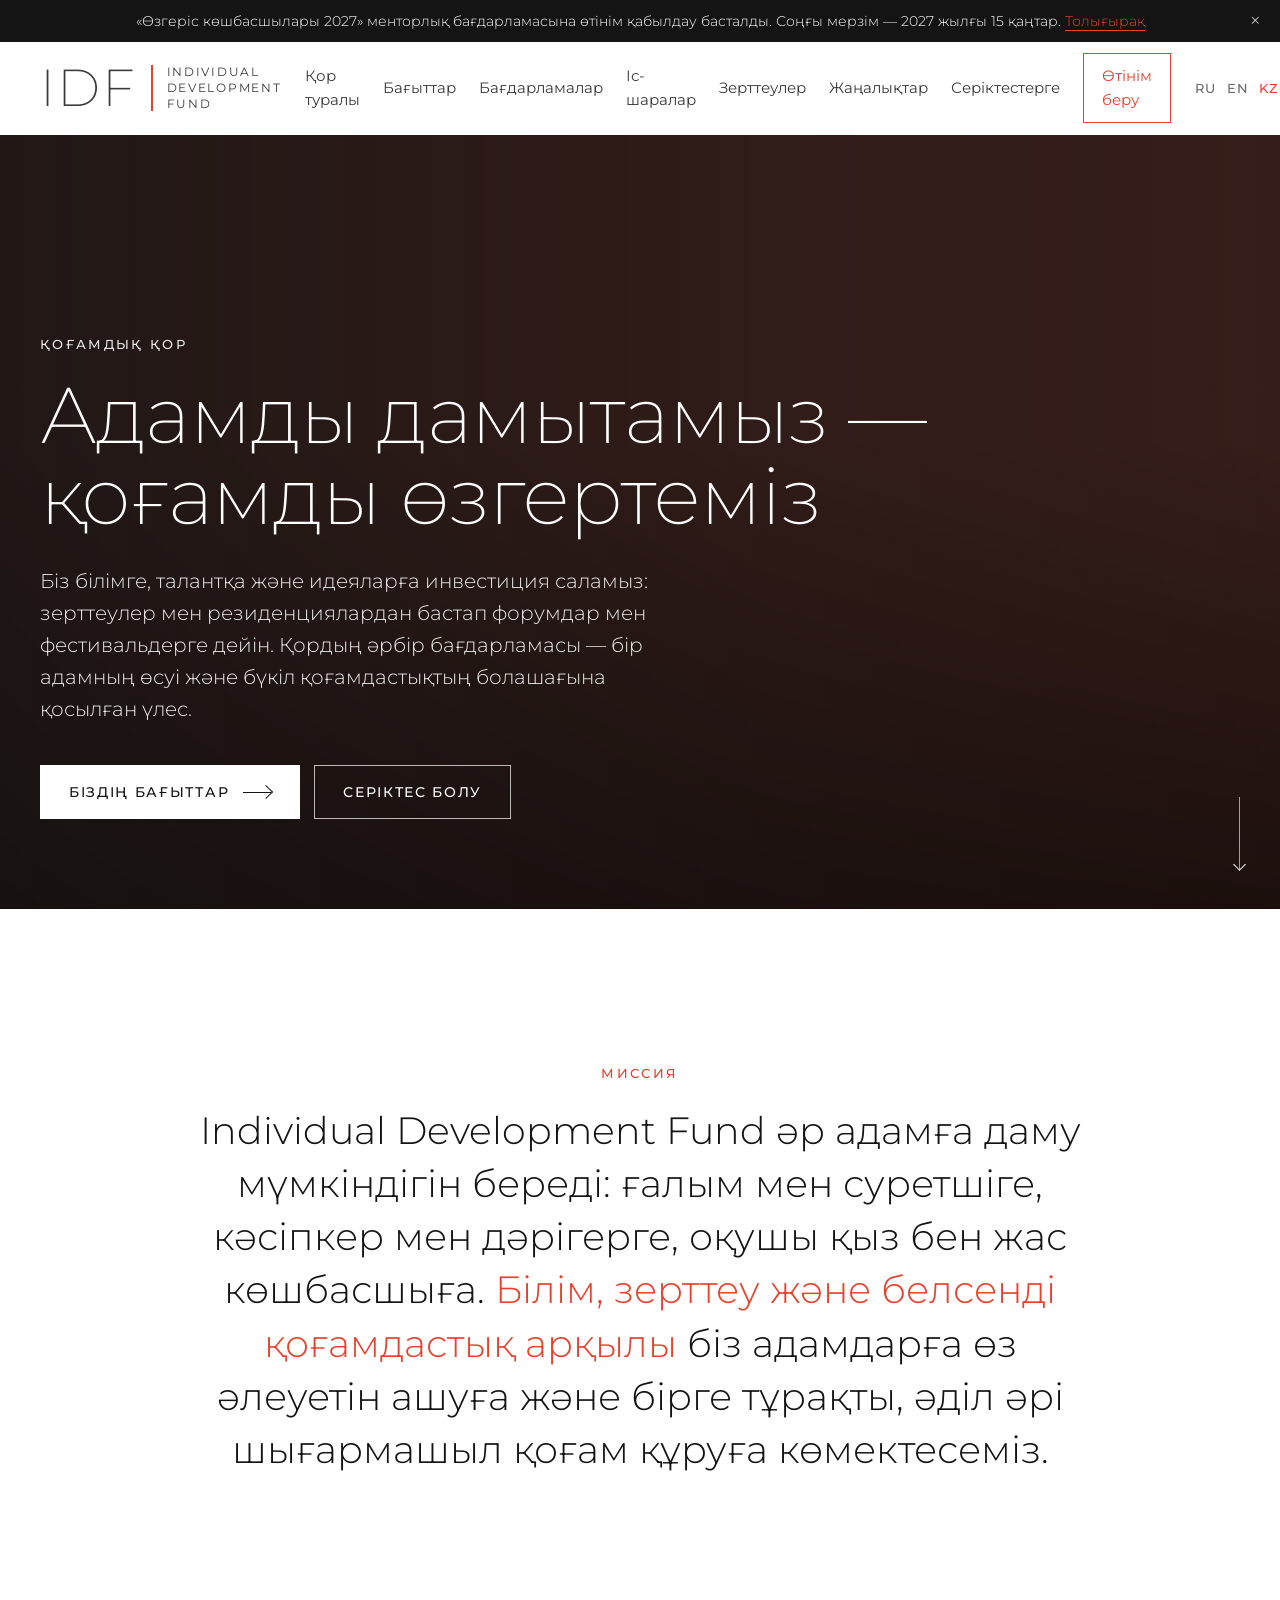
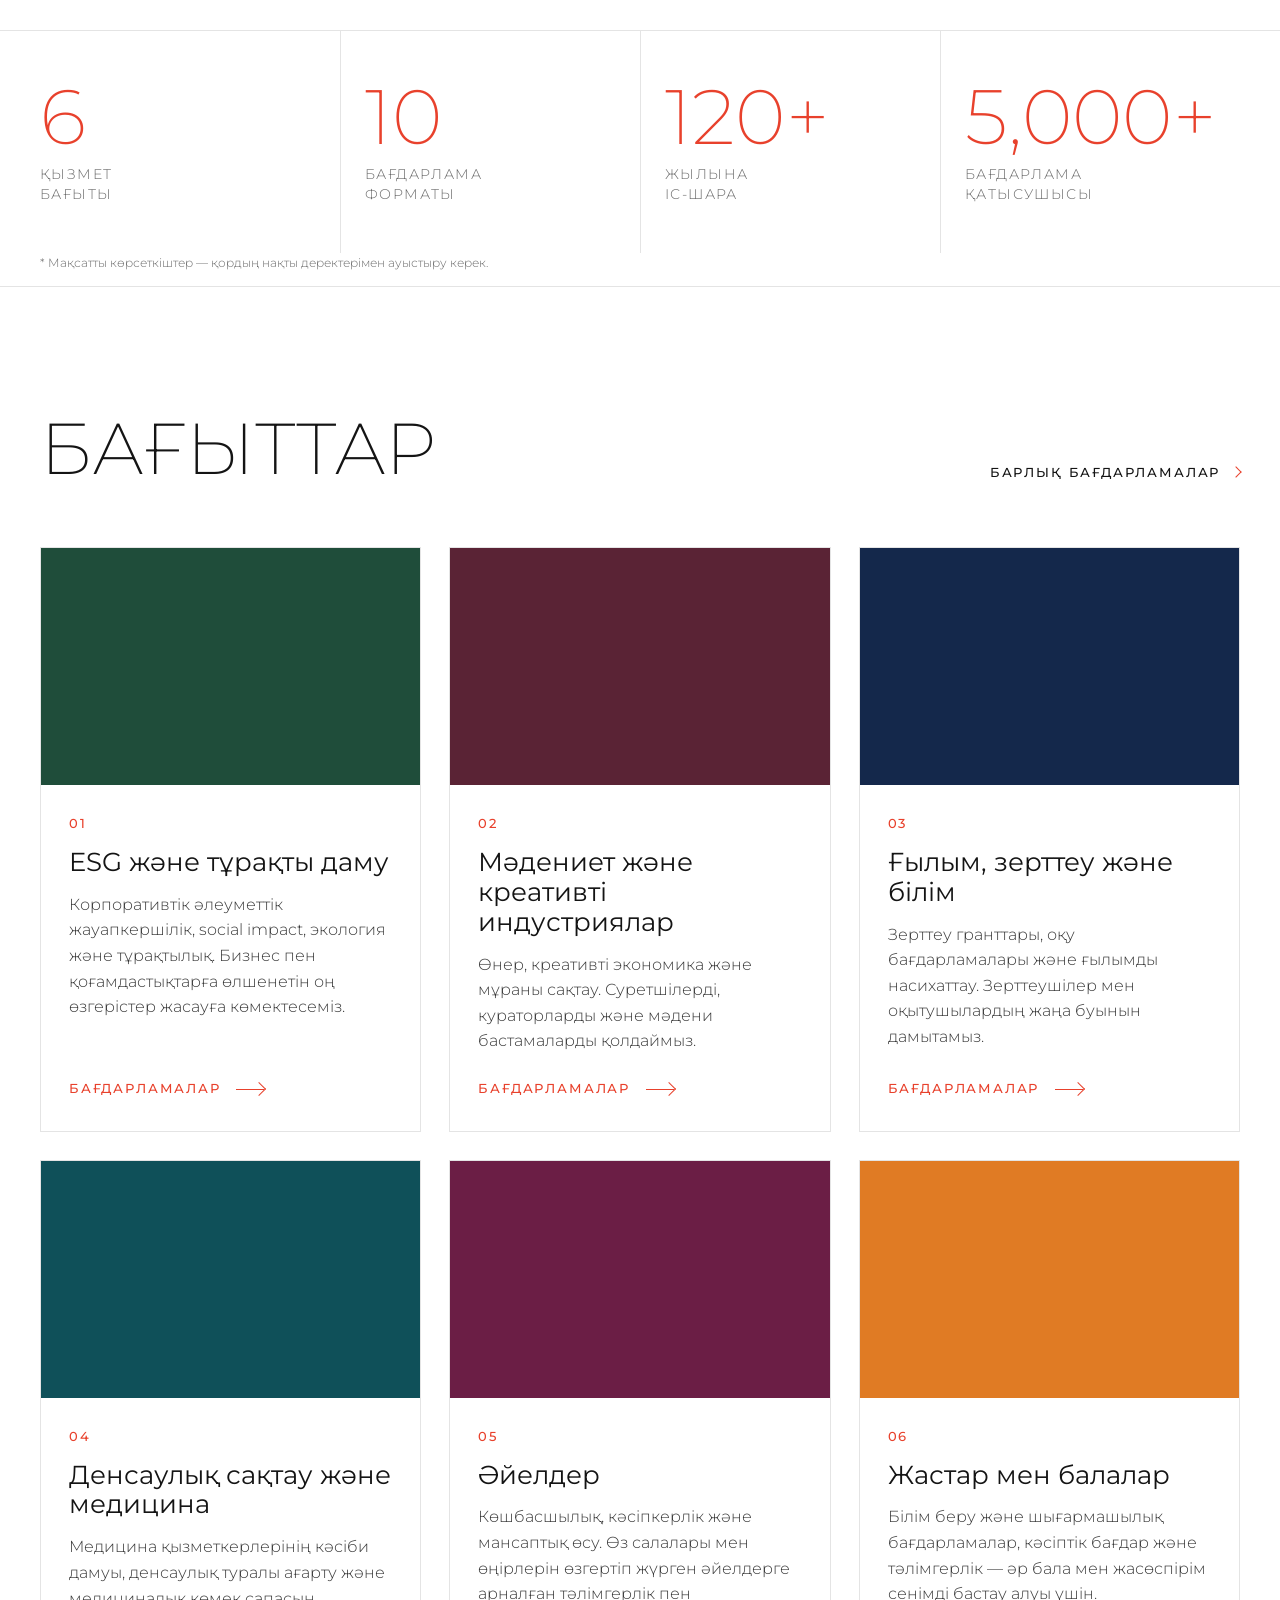
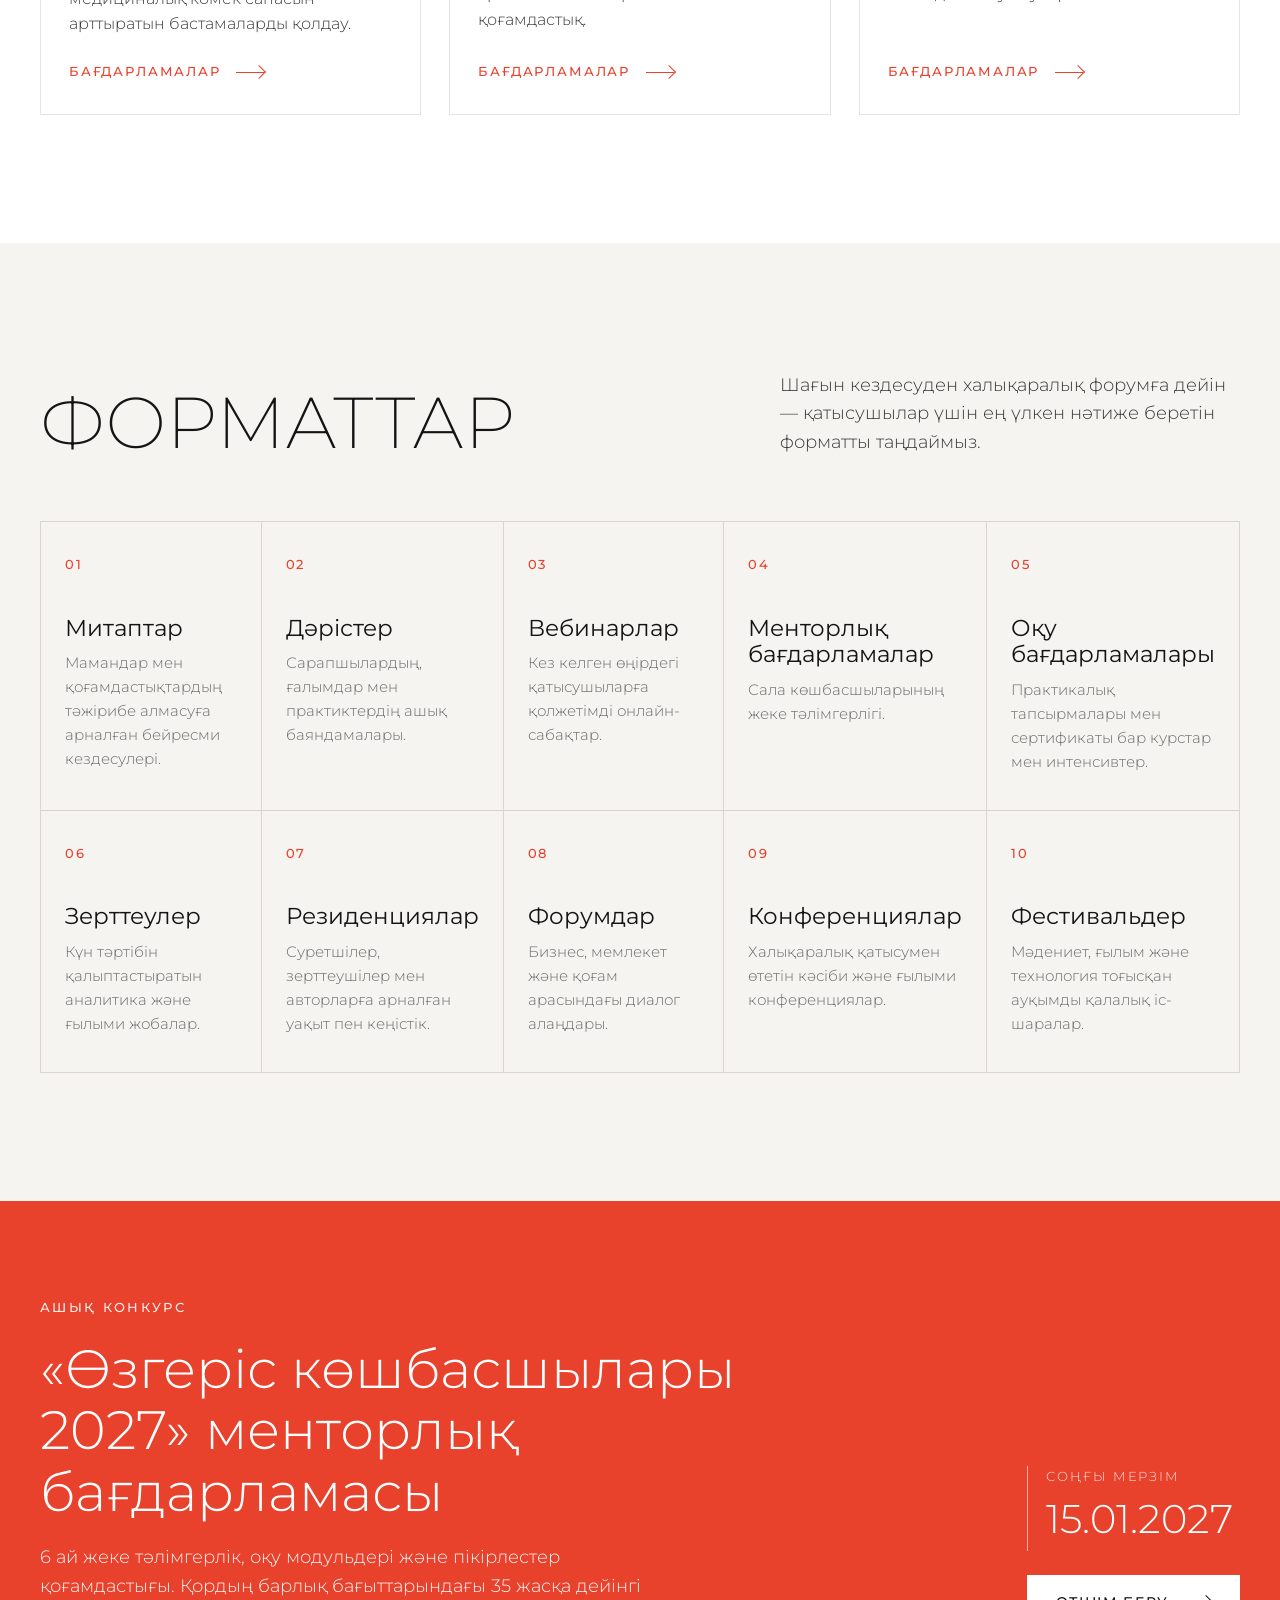
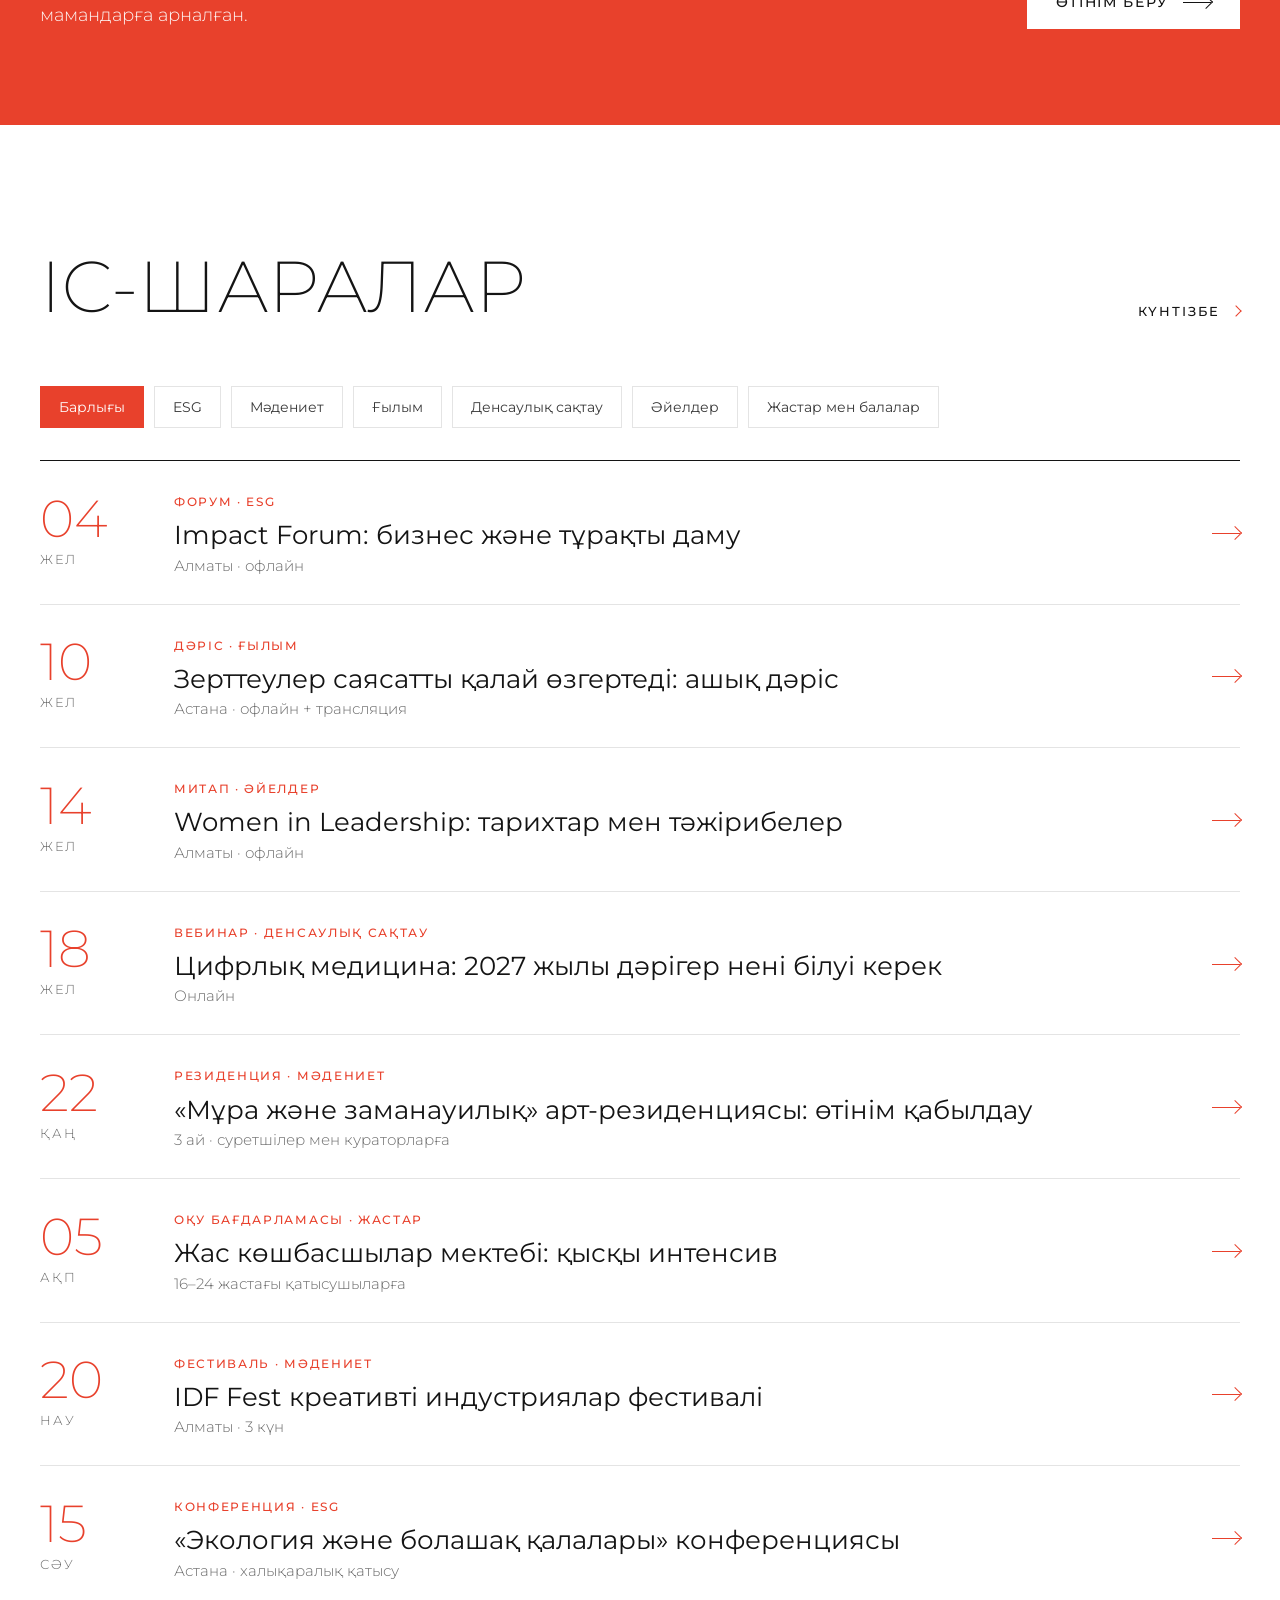
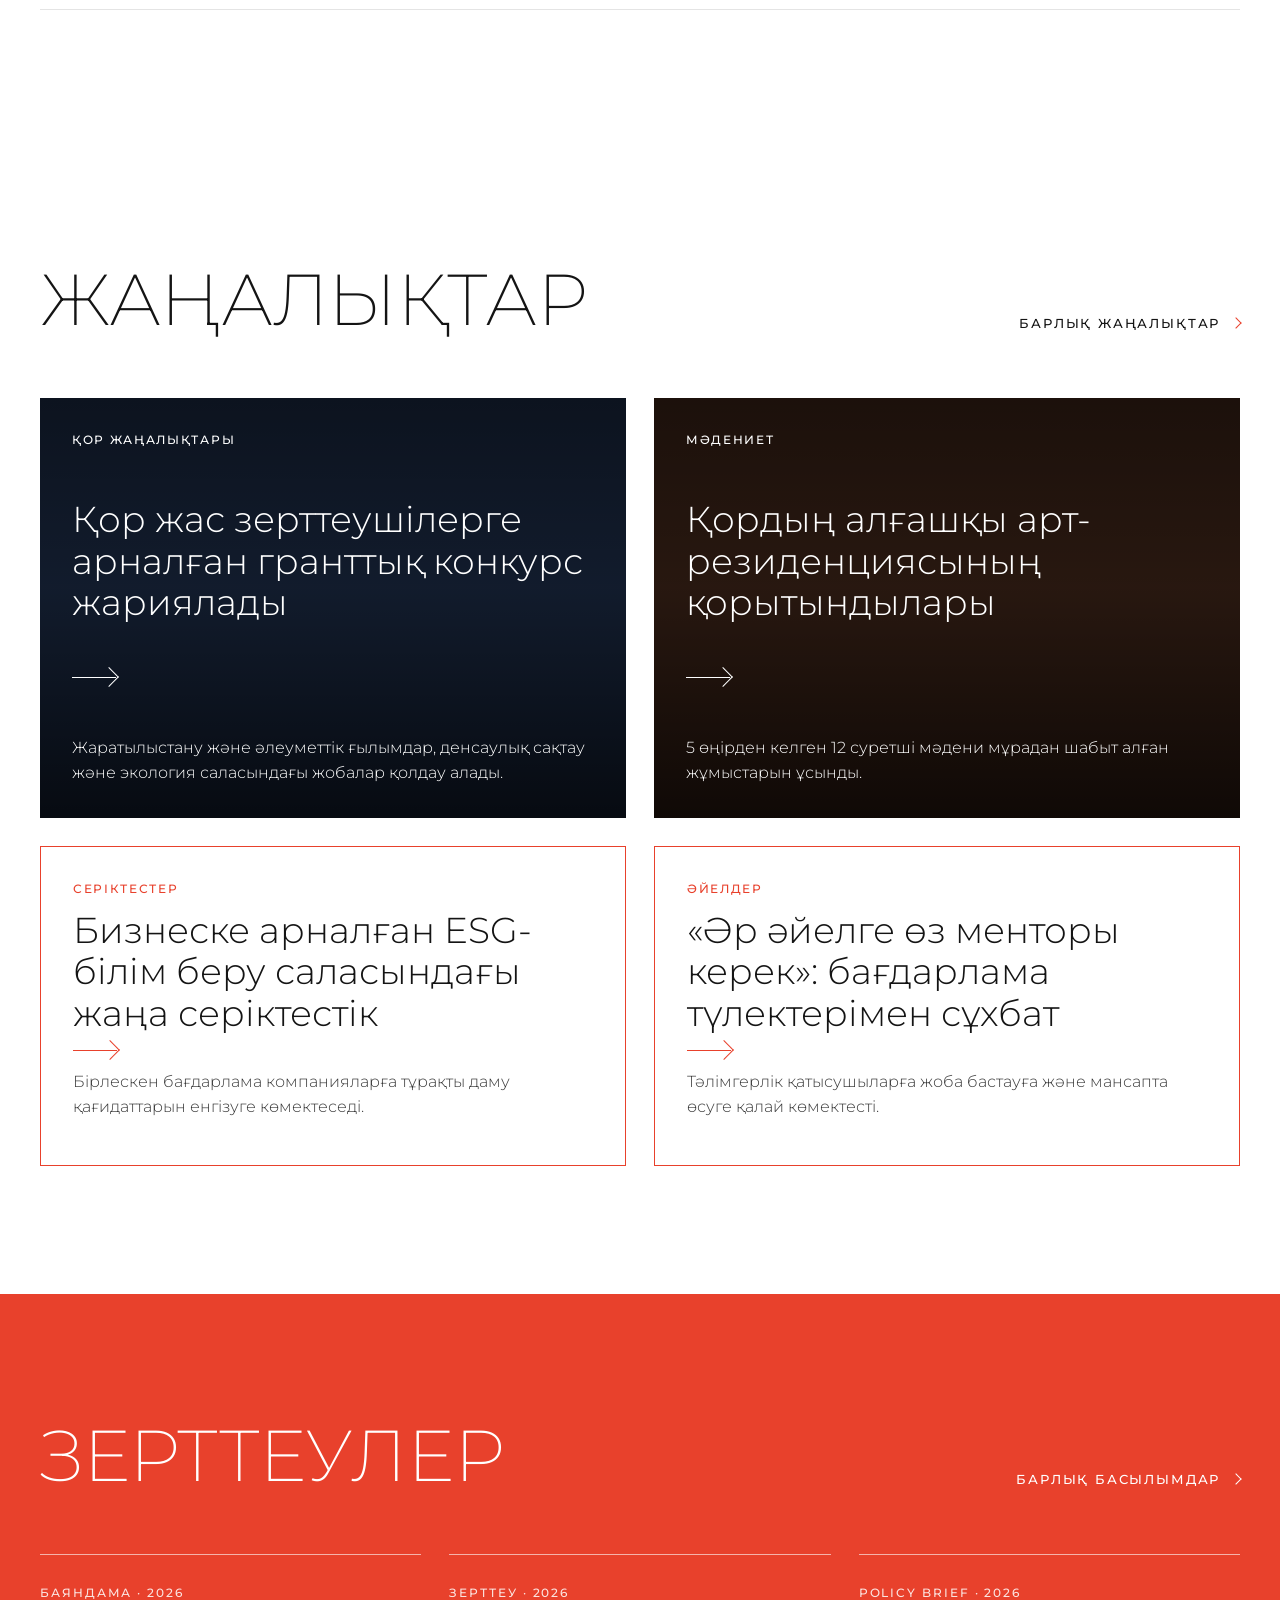
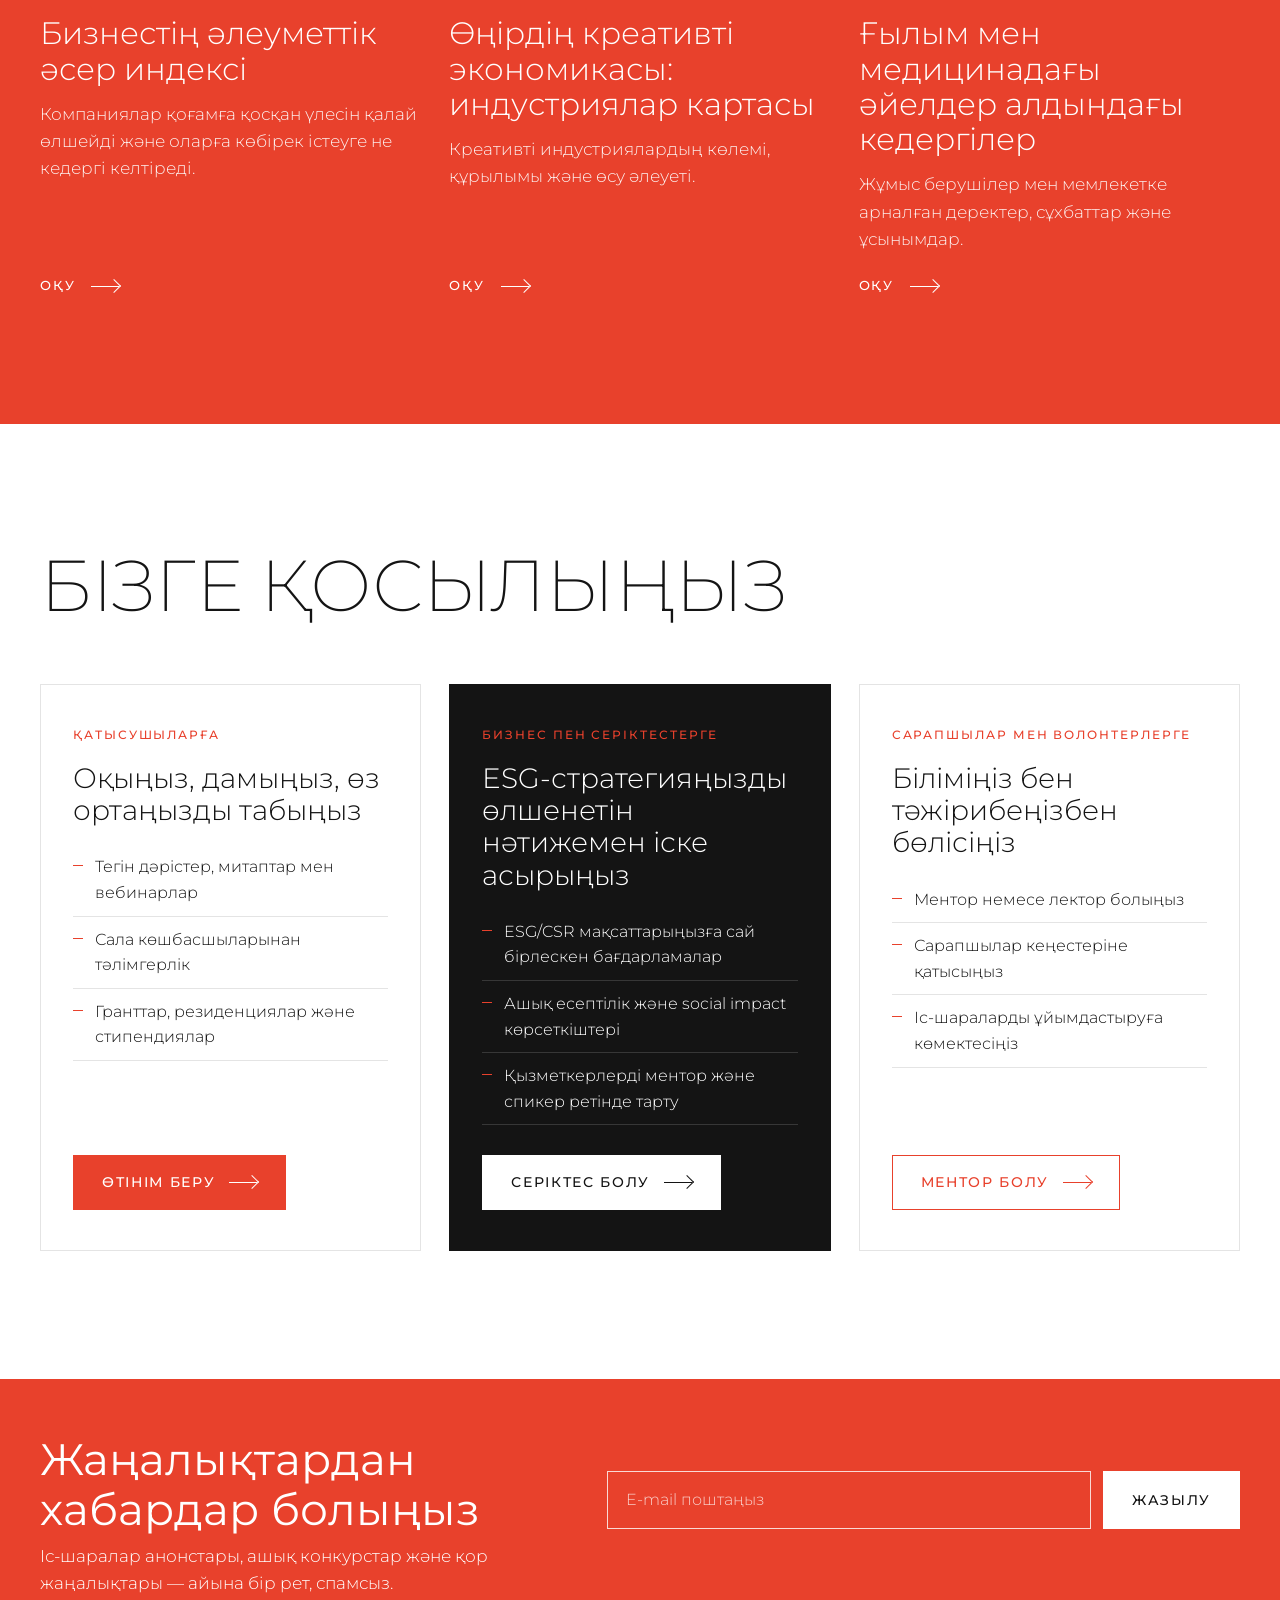
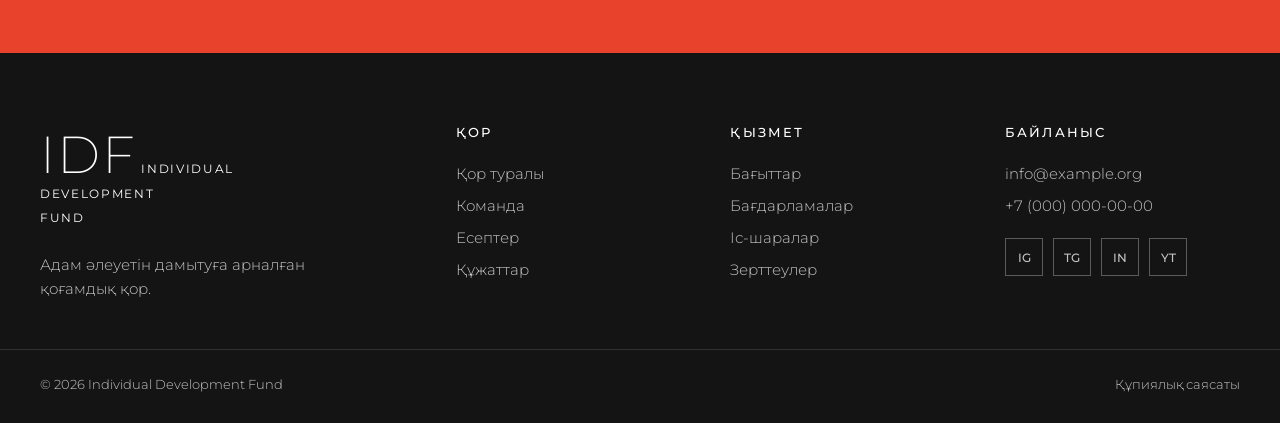
<file: kz.html>
<!doctype html>
<html lang="kk">
<head>
  <meta charset="utf-8">
  <meta name="viewport" content="width=device-width, initial-scale=1">
  <title>Individual Development Fund — адам әлеуетін дамыту қоғамдық қоры</title>
  <meta name="description" content="Individual Development Fund — ESG және тұрақты дамуды, мәдениетті, ғылымды, денсаулық сақтауды, әйелдерді, жастар мен балаларды дәрістер, тәлімгерлік, зерттеулер, резиденциялар, форумдар және фестивальдер арқылы қолдайтын қоғамдық қор.">
  <meta property="og:title" content="Individual Development Fund">
  <meta property="og:description" content="Адамды дамытамыз — қоғамды өзгертеміз. Қордың бағдарламалары, зерттеулері және іс-шаралары.">
  <meta property="og:type" content="website">
  <link rel="alternate" hreflang="ru" href="index.html">
  <link rel="alternate" hreflang="en" href="en.html">
  <link rel="alternate" hreflang="kk" href="kz.html">
  <link rel="preconnect" href="https://fonts.googleapis.com">
  <link rel="preconnect" href="https://fonts.gstatic.com" crossorigin>
  <!-- Jost не содержит казахских букв (Ә, Ғ, Қ, Ң, Ө, Ү, Һ), поэтому для KZ — Montserrat -->
  <link href="https://fonts.googleapis.com/css2?family=Montserrat:wght@200;300;400;500;600&display=swap" rel="stylesheet">
  <link rel="stylesheet" href="css/styles.css?v=3">
  <script type="application/ld+json">
  {
    "@context": "https://schema.org",
    "@type": "NGO",
    "name": "Individual Development Fund",
    "description": "Қоғамдық қор: ESG, мәдениет, ғылым, денсаулық сақтау, әйелдер, жастар мен балалар.",
    "url": "https://example.org/kz"
  }
  </script>
</head>
<body>

  <!-- Хабарландыру -->
  <div class="announce" id="announce">
    <p>«Өзгеріс көшбасшылары 2027» менторлық бағдарламасына өтінім қабылдау басталды. Соңғы мерзім — 2027 жылғы 15 қаңтар. <a href="#open-call">Толығырақ</a></p>
    <button class="announce__close" aria-label="Хабарландыруды жабу">&times;</button>
  </div>

  <!-- Тақырыпша -->
  <header class="header" id="header">
    <div class="container header__inner">
      <a href="#top" class="logo" aria-label="Individual Development Fund — басты бет">
        <span class="logo__mark">IDF</span>
        <span class="logo__bar"></span>
        <span class="logo__text">Individual<br>Development<br>Fund</span>
      </a>
      <nav class="nav" id="nav" aria-label="Негізгі навигация">
        <a href="#about">Қор туралы</a>
        <a href="#directions">Бағыттар</a>
        <a href="#formats">Бағдарламалар</a>
        <a href="#events">Іс-шаралар</a>
        <a href="#research">Зерттеулер</a>
        <a href="#news">Жаңалықтар</a>
        <a href="#partners">Серіктестерге</a>
        <a href="#open-call" class="nav__cta">Өтінім беру</a>
        <div class="lang"><a href="index.html" hreflang="ru">RU</a><a href="en.html" hreflang="en">EN</a><a href="kz.html" class="is-active" hreflang="kk">KZ</a></div>
      </nav>
      <div class="header__tools">
        <div class="lang"><a href="index.html" hreflang="ru">RU</a><a href="en.html" hreflang="en">EN</a><a href="kz.html" class="is-active" hreflang="kk">KZ</a></div>
        <button class="burger" id="burger" aria-label="Мәзірді ашу" aria-expanded="false"><span></span><span></span></button>
      </div>
    </div>
  </header>

  <main id="top">

    <!-- Hero -->
    <section class="hero">
      <div class="hero__media ph ph--hero" role="img" aria-label="Қор конференциясының қатысушылары"></div>
      <div class="hero__overlay"></div>
      <div class="container hero__content">
        <p class="eyebrow eyebrow--light">Қоғамдық қор</p>
        <h1 class="hero__title">Адамды дамытамыз&nbsp;—<br>қоғамды өзгертеміз</h1>
        <p class="hero__lead">Біз білімге, талантқа және идеяларға инвестиция саламыз: зерттеулер мен резиденциялардан бастап форумдар мен фестивальдерге дейін. Қордың әрбір бағдарламасы — бір адамның өсуі және бүкіл қоғамдастықтың болашағына қосылған үлес.</p>
        <div class="hero__actions">
          <a href="#directions" class="btn btn--light">Біздің бағыттар <span class="arrow"></span></a>
          <a href="#partners" class="btn btn--ghost-light">Серіктес болу</a>
        </div>
      </div>
      <a href="#about" class="hero__scroll" aria-label="Төмен айналдыру"></a>
    </section>

    <!-- Миссия -->
    <section class="mission" id="about">
      <div class="container container--narrow">
        <p class="eyebrow">Миссия</p>
        <p class="mission__text">Individual Development Fund әр адамға даму мүмкіндігін береді: ғалым мен суретшіге, кәсіпкер мен дәрігерге, оқушы қыз бен жас көшбасшыға. <span class="accent">Білім, зерттеу және белсенді қоғамдастық арқылы</span> біз адамдарға өз әлеуетін ашуға және бірге тұрақты, әділ әрі шығармашыл қоғам құруға көмектесеміз.</p>
      </div>
    </section>

    <!-- Сандар -->
    <section class="stats">
      <div class="container stats__grid">
        <div class="stat"><span class="stat__num" data-count="6">0</span><span class="stat__label">қызмет<br>бағыты</span></div>
        <div class="stat"><span class="stat__num" data-count="10">0</span><span class="stat__label">бағдарлама<br>форматы</span></div>
        <div class="stat"><span class="stat__num" data-count="120" data-suffix="+">0</span><span class="stat__label">жылына<br>іс-шара</span></div>
        <div class="stat"><span class="stat__num" data-count="5000" data-suffix="+">0</span><span class="stat__label">бағдарлама<br>қатысушысы</span></div>
      </div>
      <p class="container stats__note">* Мақсатты көрсеткіштер — қордың нақты деректерімен ауыстыру керек.</p>
    </section>

    <!-- Бағыттар -->
    <section class="section" id="directions">
      <div class="container">
        <div class="section__head">
          <h2 class="section__title">Бағыттар</h2>
          <a href="#events" class="link-more">Барлық бағдарламалар <span class="chev"></span></a>
        </div>
        <div class="dir-grid">
          <article class="dir-card" data-dir="esg">
            <div class="dir-card__media ph ph--esg"></div>
            <div class="dir-card__body">
              <span class="dir-card__num">01</span>
              <h3>ESG және тұрақты даму</h3>
              <p>Корпоративтік әлеуметтік жауапкершілік, social impact, экология және тұрақтылық. Бизнес пен қоғамдастықтарға өлшенетін оң өзгерістер жасауға көмектесеміз.</p>
              <a href="#events" class="dir-card__link" data-filter="esg">Бағдарламалар <span class="arrow"></span></a>
            </div>
          </article>
          <article class="dir-card" data-dir="culture">
            <div class="dir-card__media ph ph--culture"></div>
            <div class="dir-card__body">
              <span class="dir-card__num">02</span>
              <h3>Мәдениет және креативті индустриялар</h3>
              <p>Өнер, креативті экономика және мұраны сақтау. Суретшілерді, кураторларды және мәдени бастамаларды қолдаймыз.</p>
              <a href="#events" class="dir-card__link" data-filter="culture">Бағдарламалар <span class="arrow"></span></a>
            </div>
          </article>
          <article class="dir-card" data-dir="science">
            <div class="dir-card__media ph ph--science"></div>
            <div class="dir-card__body">
              <span class="dir-card__num">03</span>
              <h3>Ғылым, зерттеу және білім</h3>
              <p>Зерттеу гранттары, оқу бағдарламалары және ғылымды насихаттау. Зерттеушілер мен оқытушылардың жаңа буынын дамытамыз.</p>
              <a href="#events" class="dir-card__link" data-filter="science">Бағдарламалар <span class="arrow"></span></a>
            </div>
          </article>
          <article class="dir-card" data-dir="health">
            <div class="dir-card__media ph ph--health"></div>
            <div class="dir-card__body">
              <span class="dir-card__num">04</span>
              <h3>Денсаулық сақтау және медицина</h3>
              <p>Медицина қызметкерлерінің кәсіби дамуы, денсаулық туралы ағарту және медициналық көмек сапасын арттыратын бастамаларды қолдау.</p>
              <a href="#events" class="dir-card__link" data-filter="health">Бағдарламалар <span class="arrow"></span></a>
            </div>
          </article>
          <article class="dir-card" data-dir="women">
            <div class="dir-card__media ph ph--women"></div>
            <div class="dir-card__body">
              <span class="dir-card__num">05</span>
              <h3>Әйелдер</h3>
              <p>Көшбасшылық, кәсіпкерлік және мансаптық өсу. Өз салалары мен өңірлерін өзгертіп жүрген әйелдерге арналған тәлімгерлік пен қоғамдастық.</p>
              <a href="#events" class="dir-card__link" data-filter="women">Бағдарламалар <span class="arrow"></span></a>
            </div>
          </article>
          <article class="dir-card" data-dir="youth">
            <div class="dir-card__media ph ph--youth"></div>
            <div class="dir-card__body">
              <span class="dir-card__num">06</span>
              <h3>Жастар мен балалар</h3>
              <p>Білім беру және шығармашылық бағдарламалар, кәсіптік бағдар және тәлімгерлік — әр бала мен жасөспірім сенімді бастау алуы үшін.</p>
              <a href="#events" class="dir-card__link" data-filter="youth">Бағдарламалар <span class="arrow"></span></a>
            </div>
          </article>
        </div>
      </div>
    </section>

    <!-- Форматтар -->
    <section class="section section--tint" id="formats">
      <div class="container">
        <div class="section__head">
          <h2 class="section__title">Форматтар</h2>
          <p class="section__intro">Шағын кездесуден халықаралық форумға дейін — қатысушылар үшін ең үлкен нәтиже беретін форматты таңдаймыз.</p>
        </div>
        <ol class="formats">
          <li class="format"><span class="format__num">01</span><h3>Митаптар</h3><p>Мамандар мен қоғамдастықтардың тәжірибе алмасуға арналған бейресми кездесулері.</p></li>
          <li class="format"><span class="format__num">02</span><h3>Дәрістер</h3><p>Сарапшылардың, ғалымдар мен практиктердің ашық баяндамалары.</p></li>
          <li class="format"><span class="format__num">03</span><h3>Вебинарлар</h3><p>Кез келген өңірдегі қатысушыларға қолжетімді онлайн-сабақтар.</p></li>
          <li class="format"><span class="format__num">04</span><h3>Менторлық бағдарламалар</h3><p>Сала көшбасшыларының жеке тәлімгерлігі.</p></li>
          <li class="format"><span class="format__num">05</span><h3>Оқу бағдарламалары</h3><p>Практикалық тапсырмалары мен сертификаты бар курстар мен интенсивтер.</p></li>
          <li class="format"><span class="format__num">06</span><h3>Зерттеулер</h3><p>Күн тәртібін қалыптастыратын аналитика және ғылыми жобалар.</p></li>
          <li class="format"><span class="format__num">07</span><h3>Резиденциялар</h3><p>Суретшілер, зерттеушілер мен авторларға арналған уақыт пен кеңістік.</p></li>
          <li class="format"><span class="format__num">08</span><h3>Форумдар</h3><p>Бизнес, мемлекет және қоғам арасындағы диалог алаңдары.</p></li>
          <li class="format"><span class="format__num">09</span><h3>Конференциялар</h3><p>Халықаралық қатысумен өтетін кәсіби және ғылыми конференциялар.</p></li>
          <li class="format"><span class="format__num">10</span><h3>Фестивальдер</h3><p>Мәдениет, ғылым және технология тоғысқан ауқымды қалалық іс-шаралар.</p></li>
        </ol>
      </div>
    </section>

    <!-- Ашық конкурс -->
    <section class="band" id="open-call">
      <div class="container band__inner">
        <div>
          <p class="eyebrow eyebrow--light">Ашық конкурс</p>
          <h2 class="band__title">«Өзгеріс көшбасшылары 2027» менторлық бағдарламасы</h2>
          <p class="band__text">6 ай жеке тәлімгерлік, оқу модульдері және пікірлестер қоғамдастығы. Қордың барлық бағыттарындағы 35 жасқа дейінгі мамандарға арналған.</p>
        </div>
        <div class="band__aside">
          <div class="band__deadline"><span>Соңғы мерзім</span><strong>15.01.2027</strong></div>
          <a href="#contact" class="btn btn--light">Өтінім беру <span class="arrow"></span></a>
        </div>
      </div>
    </section>

    <!-- Іс-шаралар -->
    <section class="section" id="events">
      <div class="container">
        <div class="section__head">
          <h2 class="section__title">Іс-шаралар</h2>
          <a href="#" class="link-more">Күнтізбе <span class="chev"></span></a>
        </div>
        <div class="filters" role="tablist" aria-label="Бағыт бойынша сүзгі">
          <button class="chip is-active" data-filter="all">Барлығы</button>
          <button class="chip" data-filter="esg">ESG</button>
          <button class="chip" data-filter="culture">Мәдениет</button>
          <button class="chip" data-filter="science">Ғылым</button>
          <button class="chip" data-filter="health">Денсаулық сақтау</button>
          <button class="chip" data-filter="women">Әйелдер</button>
          <button class="chip" data-filter="youth">Жастар мен балалар</button>
        </div>
        <ul class="events" id="eventsList">
          <li class="event" data-dir="esg">
            <div class="event__date"><strong>04</strong><span>жел</span></div>
            <div class="event__info"><span class="tag">Форум · ESG</span><h3>Impact Forum: бизнес және тұрақты даму</h3><p>Алматы · офлайн</p></div>
            <a href="#" class="event__go" aria-label="Толығырақ"><span class="arrow"></span></a>
          </li>
          <li class="event" data-dir="science">
            <div class="event__date"><strong>10</strong><span>жел</span></div>
            <div class="event__info"><span class="tag">Дәріс · Ғылым</span><h3>Зерттеулер саясатты қалай өзгертеді: ашық дәріс</h3><p>Астана · офлайн + трансляция</p></div>
            <a href="#" class="event__go" aria-label="Толығырақ"><span class="arrow"></span></a>
          </li>
          <li class="event" data-dir="women">
            <div class="event__date"><strong>14</strong><span>жел</span></div>
            <div class="event__info"><span class="tag">Митап · Әйелдер</span><h3>Women in Leadership: тарихтар мен тәжірибелер</h3><p>Алматы · офлайн</p></div>
            <a href="#" class="event__go" aria-label="Толығырақ"><span class="arrow"></span></a>
          </li>
          <li class="event" data-dir="health">
            <div class="event__date"><strong>18</strong><span>жел</span></div>
            <div class="event__info"><span class="tag">Вебинар · Денсаулық сақтау</span><h3>Цифрлық медицина: 2027 жылы дәрігер нені білуі керек</h3><p>Онлайн</p></div>
            <a href="#" class="event__go" aria-label="Толығырақ"><span class="arrow"></span></a>
          </li>
          <li class="event" data-dir="culture">
            <div class="event__date"><strong>22</strong><span>қаң</span></div>
            <div class="event__info"><span class="tag">Резиденция · Мәдениет</span><h3>«Мұра және заманауилық» арт-резиденциясы: өтінім қабылдау</h3><p>3 ай · суретшілер мен кураторларға</p></div>
            <a href="#" class="event__go" aria-label="Толығырақ"><span class="arrow"></span></a>
          </li>
          <li class="event" data-dir="youth">
            <div class="event__date"><strong>05</strong><span>ақп</span></div>
            <div class="event__info"><span class="tag">Оқу бағдарламасы · Жастар</span><h3>Жас көшбасшылар мектебі: қысқы интенсив</h3><p>16–24 жастағы қатысушыларға</p></div>
            <a href="#" class="event__go" aria-label="Толығырақ"><span class="arrow"></span></a>
          </li>
          <li class="event" data-dir="culture">
            <div class="event__date"><strong>20</strong><span>нау</span></div>
            <div class="event__info"><span class="tag">Фестиваль · Мәдениет</span><h3>IDF Fest креативті индустриялар фестивалі</h3><p>Алматы · 3 күн</p></div>
            <a href="#" class="event__go" aria-label="Толығырақ"><span class="arrow"></span></a>
          </li>
          <li class="event" data-dir="esg">
            <div class="event__date"><strong>15</strong><span>сәу</span></div>
            <div class="event__info"><span class="tag">Конференция · ESG</span><h3>«Экология және болашақ қалалары» конференциясы</h3><p>Астана · халықаралық қатысу</p></div>
            <a href="#" class="event__go" aria-label="Толығырақ"><span class="arrow"></span></a>
          </li>
        </ul>
        <p class="events__empty" id="eventsEmpty" hidden>Бұл бағыт бойынша жаңа іс-шаралар жақында жарияланады.</p>
      </div>
    </section>

    <!-- Жаңалықтар -->
    <section class="section" id="news">
      <div class="container">
        <div class="section__head">
          <h2 class="section__title">Жаңалықтар</h2>
          <a href="#" class="link-more">Барлық жаңалықтар <span class="chev"></span></a>
        </div>
        <div class="news-grid">
          <a href="#" class="news-card news-card--image">
            <div class="ph ph--news1"></div>
            <div class="news-card__shade"></div>
            <div class="news-card__body">
              <span class="tag tag--light">Қор жаңалықтары</span>
              <h3>Қор жас зерттеушілерге арналған гранттық конкурс жариялады</h3>
              <span class="arrow arrow--lg"></span>
              <p>Жаратылыстану және әлеуметтік ғылымдар, денсаулық сақтау және экология саласындағы жобалар қолдау алады.</p>
            </div>
          </a>
          <a href="#" class="news-card news-card--image">
            <div class="ph ph--news2"></div>
            <div class="news-card__shade"></div>
            <div class="news-card__body">
              <span class="tag tag--light">Мәдениет</span>
              <h3>Қордың алғашқы арт-резиденциясының қорытындылары</h3>
              <span class="arrow arrow--lg"></span>
              <p>5 өңірден келген 12 суретші мәдени мұрадан шабыт алған жұмыстарын ұсынды.</p>
            </div>
          </a>
          <a href="#" class="news-card news-card--outline">
            <span class="tag">Серіктестер</span>
            <h3>Бизнеске арналған ESG-білім беру саласындағы жаңа серіктестік</h3>
            <span class="arrow arrow--lg arrow--red"></span>
            <p>Бірлескен бағдарлама компанияларға тұрақты даму қағидаттарын енгізуге көмектеседі.</p>
          </a>
          <a href="#" class="news-card news-card--outline">
            <span class="tag">Әйелдер</span>
            <h3>«Әр әйелге өз менторы керек»: бағдарлама түлектерімен сұхбат</h3>
            <span class="arrow arrow--lg arrow--red"></span>
            <p>Тәлімгерлік қатысушыларға жоба бастауға және мансапта өсуге қалай көмектесті.</p>
          </a>
        </div>
      </div>
    </section>

    <!-- Зерттеулер -->
    <section class="research" id="research">
      <div class="container">
        <div class="section__head section__head--light">
          <h2 class="section__title">Зерттеулер</h2>
          <a href="#" class="link-more link-more--light">Барлық басылымдар <span class="chev"></span></a>
        </div>
        <div class="pubs">
          <article class="pub">
            <span class="pub__type">Баяндама · 2026</span>
            <h3>Бизнестің әлеуметтік әсер индексі</h3>
            <p>Компаниялар қоғамға қосқан үлесін қалай өлшейді және оларға көбірек істеуге не кедергі келтіреді.</p>
            <a href="#" class="pub__link">Оқу <span class="arrow arrow--light"></span></a>
          </article>
          <article class="pub">
            <span class="pub__type">Зерттеу · 2026</span>
            <h3>Өңірдің креативті экономикасы: индустриялар картасы</h3>
            <p>Креативті индустриялардың көлемі, құрылымы және өсу әлеуеті.</p>
            <a href="#" class="pub__link">Оқу <span class="arrow arrow--light"></span></a>
          </article>
          <article class="pub">
            <span class="pub__type">Policy brief · 2026</span>
            <h3>Ғылым мен медицинадағы әйелдер алдындағы кедергілер</h3>
            <p>Жұмыс берушілер мен мемлекетке арналған деректер, сұхбаттар және ұсынымдар.</p>
            <a href="#" class="pub__link">Оқу <span class="arrow arrow--light"></span></a>
          </article>
        </div>
      </div>
    </section>

    <!-- Бізге қосылыңыз -->
    <section class="section" id="partners">
      <div class="container">
        <div class="section__head">
          <h2 class="section__title">Бізге қосылыңыз</h2>
        </div>
        <div class="join">
          <div class="join__card">
            <span class="join__who">Қатысушыларға</span>
            <h3>Оқыңыз, дамыңыз, өз ортаңызды табыңыз</h3>
            <ul>
              <li>Тегін дәрістер, митаптар мен вебинарлар</li>
              <li>Сала көшбасшыларынан тәлімгерлік</li>
              <li>Гранттар, резиденциялар және стипендиялар</li>
            </ul>
            <a href="#open-call" class="btn btn--red">Өтінім беру <span class="arrow arrow--light"></span></a>
          </div>
          <div class="join__card join__card--dark">
            <span class="join__who">Бизнес пен серіктестерге</span>
            <h3>ESG-стратегияңызды өлшенетін нәтижемен іске асырыңыз</h3>
            <ul>
              <li>ESG/CSR мақсаттарыңызға сай бірлескен бағдарламалар</li>
              <li>Ашық есептілік және social impact көрсеткіштері</li>
              <li>Қызметкерлерді ментор және спикер ретінде тарту</li>
            </ul>
            <a href="#contact" class="btn btn--light">Серіктес болу <span class="arrow"></span></a>
          </div>
          <div class="join__card">
            <span class="join__who">Сарапшылар мен волонтерлерге</span>
            <h3>Біліміңіз бен тәжірибеңізбен бөлісіңіз</h3>
            <ul>
              <li>Ментор немесе лектор болыңыз</li>
              <li>Сарапшылар кеңестеріне қатысыңыз</li>
              <li>Іс-шараларды ұйымдастыруға көмектесіңіз</li>
            </ul>
            <a href="#contact" class="btn btn--outline">Ментор болу <span class="arrow arrow--red"></span></a>
          </div>
        </div>
      </div>
    </section>

    <!-- Жазылу -->
    <section class="subscribe" id="contact">
      <div class="container subscribe__inner">
        <div>
          <h2 class="subscribe__title">Жаңалықтардан хабардар болыңыз</h2>
          <p>Іс-шаралар анонстары, ашық конкурстар және қор жаңалықтары — айына бір рет, спамсыз.</p>
        </div>
        <form class="subscribe__form" id="subscribeForm" novalidate>
          <label class="visually-hidden" for="email">E-mail</label>
          <input type="email" id="email" name="email" placeholder="E-mail поштаңыз" required>
          <button type="submit" class="btn btn--light">Жазылу</button>
          <p class="subscribe__msg" id="subscribeMsg" aria-live="polite"></p>
        </form>
      </div>
    </section>

  </main>

  <!-- Төменгі бөлім -->
  <footer class="footer">
    <div class="container footer__grid">
      <div class="footer__brand">
        <a href="#top" class="logo logo--footer">
          <span class="logo__mark">IDF</span>
          <span class="logo__bar"></span>
          <span class="logo__text">Individual<br>Development<br>Fund</span>
        </a>
        <p>Адам әлеуетін дамытуға арналған қоғамдық қор.</p>
      </div>
      <div>
        <h4>Қор</h4>
        <a href="#about">Қор туралы</a>
        <a href="#">Команда</a>
        <a href="#">Есептер</a>
        <a href="#">Құжаттар</a>
      </div>
      <div>
        <h4>Қызмет</h4>
        <a href="#directions">Бағыттар</a>
        <a href="#formats">Бағдарламалар</a>
        <a href="#events">Іс-шаралар</a>
        <a href="#research">Зерттеулер</a>
      </div>
      <div>
        <h4>Байланыс</h4>
        <a href="mailto:info@example.org">info@example.org</a>
        <a href="tel:+70000000000">+7 (000) 000-00-00</a>
        <div class="socials">
          <a href="#" aria-label="Instagram">IG</a>
          <a href="#" aria-label="Telegram">TG</a>
          <a href="#" aria-label="LinkedIn">IN</a>
          <a href="#" aria-label="YouTube">YT</a>
        </div>
      </div>
    </div>
    <div class="container footer__bottom">
      <span>© <span id="year">2026</span> Individual Development Fund</span>
      <a href="#">Құпиялық саясаты</a>
    </div>
  </footer>

  <script src="js/main.js?v=3"></script>
</body>
</html>
</file>
<file: css/styles.css>
/* ==========================================================================
   Individual Development Fund — стили
   Палитра: белый, графит, акцентный красный. Шрифт: Jost (кириллица).
   ========================================================================== */

:root {
  --red: #e8412c;
  --red-dark: #c9311e;
  --ink: #141414;
  --ink-2: #3a3a3a;
  --muted: #6b6b6b;
  --line: #e4e4e4;
  --tint: #f6f4f1;
  --white: #ffffff;
  --radius: 0px;
  --container: 1280px;
  --gutter: clamp(16px, 4vw, 40px);
  --header-h: 92px;
  --font: "Jost", "Helvetica Neue", Arial, sans-serif;
  --ease: cubic-bezier(.2, .7, .2, 1);
}

/* Казахская версия: Montserrat поддерживает Ә, Ғ, Қ, Ң, Ө, Ү, Һ, І */
html[lang="kk"] { --font: "Montserrat", "Helvetica Neue", Arial, sans-serif; }
html[lang="kk"] .section__title { font-size: clamp(36px, 5.6vw, 80px); font-weight: 200; overflow-wrap: break-word; }
html[lang="kk"] .hero__title { font-size: clamp(38px, 6.2vw, 92px); }

*, *::before, *::after { box-sizing: border-box; }
html { scroll-behavior: smooth; scroll-padding-top: var(--header-h); overflow-x: clip; }
body {
  margin: 0;
  font-family: var(--font);
  font-weight: 300;
  font-size: 17px;
  line-height: 1.6;
  color: var(--ink);
  background: var(--white);
  -webkit-font-smoothing: antialiased;
}
img { max-width: 100%; display: block; }
a { color: inherit; text-decoration: none; }
h1, h2, h3, h4 { margin: 0; font-weight: 300; line-height: 1.15; }
p { margin: 0; }
button { font: inherit; cursor: pointer; }

.container { width: 100%; max-width: var(--container); margin: 0 auto; padding: 0 var(--gutter); }
.container--narrow { max-width: 980px; }
.visually-hidden { position: absolute; width: 1px; height: 1px; overflow: hidden; clip: rect(0 0 0 0); white-space: nowrap; }

.eyebrow {
  font-size: 13px; font-weight: 500; letter-spacing: .18em; text-transform: uppercase;
  color: var(--red); margin-bottom: 20px;
}
.eyebrow--light { color: var(--white); opacity: .9; }
.accent { color: var(--red); }

/* ---------- Стрелки ---------- */
.arrow {
  display: inline-block; position: relative; width: 28px; height: 1px; background: currentColor;
  vertical-align: middle; margin-left: 10px; transition: width .3s var(--ease);
}
.arrow::after {
  content: ""; position: absolute; right: 0; top: -5px; width: 10px; height: 10px;
  border-top: 1px solid currentColor; border-right: 1px solid currentColor; transform: rotate(45deg);
}
.arrow--lg { width: 44px; margin: 8px 0 0; }
.arrow--lg::after { width: 14px; height: 14px; top: -7px; }
.arrow--red { color: var(--red); }
.arrow--light { color: var(--white); }
a:hover .arrow, button:hover .arrow { width: 44px; }
a:hover .arrow--lg { width: 64px; }

.chev {
  display: inline-block; width: 8px; height: 8px; border-top: 1.5px solid var(--red); border-right: 1.5px solid var(--red);
  transform: rotate(45deg); margin-left: 6px; vertical-align: 1px;
}

/* ---------- Кнопки ---------- */
.btn {
  display: inline-flex; align-items: center; gap: 4px; padding: 15px 28px;
  font-size: 14px; font-weight: 500; letter-spacing: .12em; text-transform: uppercase;
  border: 1px solid transparent; transition: background .25s, color .25s, border-color .25s;
}
.btn--light { background: var(--white); color: var(--ink); }
.btn--light:hover { background: var(--ink); color: var(--white); }
.btn--ghost-light { border-color: rgba(255,255,255,.7); color: var(--white); }
.btn--ghost-light:hover { background: var(--white); color: var(--ink); }
.btn--red { background: var(--red); color: var(--white); }
.btn--red:hover { background: var(--red-dark); }
.btn--outline { border-color: var(--red); color: var(--red); }
.btn--outline:hover { background: var(--red); color: var(--white); }
.btn--outline:hover .arrow--red { color: var(--white); }

/* ---------- Объявление ---------- */
.announce {
  background: var(--ink); color: var(--white); font-size: 14px; text-align: center;
  padding: 10px 48px; position: relative;
}
.announce a { color: var(--red); border-bottom: 1px solid currentColor; }
.announce__close {
  position: absolute; right: 12px; top: 50%; transform: translateY(-50%);
  background: none; border: 0; color: var(--white); font-size: 22px; line-height: 1; opacity: .7;
}
.announce__close:hover { opacity: 1; }
.announce.is-hidden { display: none; }

/* ---------- Шапка ---------- */
.header {
  position: sticky; top: 0; z-index: 50; background: var(--white);
  border-bottom: 1px solid transparent; transition: border-color .3s, box-shadow .3s;
}
.header.is-scrolled { border-color: var(--line); box-shadow: 0 6px 24px rgba(0,0,0,.04); }
.header__inner { display: flex; align-items: center; justify-content: space-between; height: var(--header-h); gap: 24px; }

.logo { display: flex; align-items: center; gap: 14px; flex-shrink: 0; }
.logo__mark { font-size: 52px; font-weight: 200; letter-spacing: .04em; line-height: 1; color: var(--ink-2); }
.logo__bar { width: 1.5px; height: 46px; background: var(--red); }
.logo__text { font-size: 12px; font-weight: 400; letter-spacing: .14em; text-transform: uppercase; line-height: 1.35; color: var(--ink-2); }

.nav { display: flex; align-items: center; gap: clamp(14px, 1.8vw, 28px); font-size: 15px; font-weight: 400; }
.nav a { position: relative; padding: 6px 0; color: var(--ink-2); transition: color .2s; }
.nav a::after {
  content: ""; position: absolute; left: 0; bottom: 0; width: 0; height: 1px; background: var(--red); transition: width .3s var(--ease);
}
.nav a:hover { color: var(--red); }
.nav a:hover::after { width: 100%; }
.nav .nav__cta { padding: 10px 18px; border: 1px solid var(--red); color: var(--red); }
.nav .nav__cta::after { display: none; }
.nav .nav__cta:hover { background: var(--red); color: var(--white); }

.header__tools { display: flex; align-items: center; gap: 18px; }
.lang { display: flex; gap: 10px; font-size: 13px; font-weight: 500; letter-spacing: .08em; }
.lang a { color: var(--muted); }
.lang a.is-active, .lang a:hover { color: var(--red); }
.nav .lang { display: none; } /* копия переключателя для мобильного меню */

.burger { display: none; width: 40px; height: 40px; background: none; border: 0; position: relative; }
.burger span { position: absolute; left: 8px; right: 8px; height: 1.5px; background: var(--ink); transition: transform .3s, top .3s; }
.burger span:first-child { top: 15px; }
.burger span:last-child { top: 24px; }
.burger[aria-expanded="true"] span:first-child { top: 20px; transform: rotate(45deg); }
.burger[aria-expanded="true"] span:last-child { top: 20px; transform: rotate(-45deg); }

/* ---------- Фотографии (Unsplash, бесплатная лицензия) ----------
   Чтобы заменить фото — поменяйте URL. Цвет фона — запасной, пока фото грузится. */
.ph { position: absolute; inset: 0; background-size: cover; background-position: center; background-repeat: no-repeat; }
.ph--hero    { background-color: #3a1f1a; background-image: url("https://images.unsplash.com/photo-1540575467063-178a50c2df87?auto=format&fit=crop&w=2000&q=75"); }
.ph--esg     { background-color: #1f4d3a; background-image: url("https://images.unsplash.com/photo-1497435334941-8c899ee9e8e9?auto=format&fit=crop&w=900&q=75"); }
.ph--culture { background-color: #5a2335; background-image: url("https://images.unsplash.com/photo-1569783721854-33a99b4c0bae?auto=format&fit=crop&w=900&q=75"); }
.ph--science { background-color: #14284b; background-image: url("https://images.unsplash.com/photo-1614935151651-0bea6508db6b?auto=format&fit=crop&w=900&q=75"); }
.ph--health  { background-color: #0f5059; background-image: url("https://images.unsplash.com/photo-1504813184591-01572f98c85f?auto=format&fit=crop&w=900&q=75"); }
.ph--women   { background-color: #6b1e45; background-image: url("https://images.unsplash.com/photo-1573164574572-cb89e39749b4?auto=format&fit=crop&w=900&q=75"); }
.ph--youth   { background-color: #e07b24; background-image: url("https://images.unsplash.com/photo-1577896851231-70ef18881754?auto=format&fit=crop&w=900&q=75"); }
.ph--news1   { background-color: #1b2a44; background-image: url("https://images.unsplash.com/photo-1631556759511-6ce895fbf0ad?auto=format&fit=crop&w=1200&q=75"); }
.ph--news2   { background-color: #3d2418; background-image: url("https://images.unsplash.com/photo-1541753866388-0b3c701627d3?auto=format&fit=crop&w=1200&q=75"); }

/* ---------- Hero ---------- */
.hero { position: relative; min-height: min(86vh, 820px); display: flex; align-items: flex-end; color: var(--white); overflow: hidden; }
.hero__media { transform: scale(1.06); animation: heroZoom 18s var(--ease) forwards; }
@keyframes heroZoom { to { transform: scale(1); } }
.hero__overlay { position: absolute; inset: 0; background: linear-gradient(90deg, rgba(20,20,20,.65) 0%, rgba(20,20,20,.25) 60%, rgba(20,20,20,.1) 100%), linear-gradient(180deg, rgba(0,0,0,0) 40%, rgba(0,0,0,.5) 100%); }
.hero__content { position: relative; padding-top: 120px; padding-bottom: clamp(64px, 10vh, 120px); }
.hero__title { font-size: clamp(44px, 7.2vw, 104px); font-weight: 200; letter-spacing: -.01em; line-height: 1.02; margin-bottom: 28px; }
.hero__lead { max-width: 620px; font-size: clamp(17px, 1.6vw, 20px); opacity: .92; margin-bottom: 40px; }
.hero__actions { display: flex; flex-wrap: wrap; gap: 14px; }
.hero__scroll {
  position: absolute; right: var(--gutter); bottom: 40px; width: 1px; height: 72px; background: rgba(255,255,255,.6);
}
.hero__scroll::after {
  content: ""; position: absolute; left: -4px; bottom: 0; width: 9px; height: 9px;
  border-right: 1px solid #fff; border-bottom: 1px solid #fff; transform: rotate(45deg);
  animation: nudge 1.8s infinite;
}
@keyframes nudge { 50% { bottom: -8px; } }

/* ---------- Миссия ---------- */
.mission { padding: clamp(80px, 12vw, 160px) 0; text-align: center; }
.mission__text { font-size: clamp(24px, 3vw, 38px); line-height: 1.4; font-weight: 300; color: var(--ink); }

/* ---------- Цифры ---------- */
.stats { border-top: 1px solid var(--line); border-bottom: 1px solid var(--line); }
.stats__grid { display: grid; grid-template-columns: repeat(4, 1fr); }
.stat { padding: 48px 24px; border-left: 1px solid var(--line); display: flex; flex-direction: column; gap: 10px; }
.stat:first-child { border-left: 0; padding-left: 0; }
.stat__num { font-size: clamp(48px, 6vw, 84px); font-weight: 200; line-height: 1; color: var(--red); }
.stat__label { font-size: 14px; letter-spacing: .1em; text-transform: uppercase; color: var(--muted); line-height: 1.4; }
.stats__note { font-size: 12px; color: var(--muted); padding-bottom: 14px; }

/* ---------- Секции ---------- */
.section { padding: clamp(72px, 10vw, 128px) 0; }
.section--tint { background: var(--tint); }
.section__head { display: flex; align-items: flex-end; justify-content: space-between; gap: 32px; margin-bottom: clamp(36px, 5vw, 64px); flex-wrap: wrap; }
.section__title { font-size: clamp(44px, 6.4vw, 92px); font-weight: 300; text-transform: uppercase; letter-spacing: -.005em; line-height: .95; }
.section__intro { max-width: 460px; color: var(--ink-2); font-size: 18px; }
.link-more { font-size: 13px; font-weight: 500; letter-spacing: .14em; text-transform: uppercase; white-space: nowrap; }
.link-more:hover { color: var(--red); }
.link-more--light { color: var(--white); }
.link-more--light .chev { border-color: var(--white); }
.link-more--light:hover { color: var(--white); opacity: .8; }

/* ---------- Направления ---------- */
.dir-grid { display: grid; grid-template-columns: repeat(3, 1fr); gap: 28px; }
.dir-card { border: 1px solid var(--line); display: flex; flex-direction: column; transition: border-color .3s, transform .4s var(--ease); background: var(--white); }
.dir-card:hover { border-color: var(--red); transform: translateY(-4px); }
.dir-card__media { position: relative; aspect-ratio: 16 / 10; overflow: hidden; }
.dir-card__media.ph { position: relative; inset: auto; }
.dir-card__body { padding: 28px 28px 32px; display: flex; flex-direction: column; flex: 1; }
.dir-card__num { font-size: 13px; font-weight: 500; letter-spacing: .14em; color: var(--red); margin-bottom: 14px; }
.dir-card h3 { font-size: 26px; font-weight: 400; margin-bottom: 14px; }
.dir-card p { color: var(--ink-2); font-size: 16px; margin-bottom: 24px; flex: 1; }
.dir-card__link { font-size: 13px; font-weight: 500; letter-spacing: .14em; text-transform: uppercase; color: var(--red); align-self: flex-start; }

/* ---------- Форматы ---------- */
.formats { list-style: none; margin: 0; padding: 0; display: grid; grid-template-columns: repeat(5, 1fr); border-top: 1px solid #d9d4cd; border-left: 1px solid #d9d4cd; }
.format {
  padding: 32px 24px 36px; border-right: 1px solid #d9d4cd; border-bottom: 1px solid #d9d4cd;
  position: relative; transition: background .3s, color .3s; min-height: 230px;
}
.format__num { font-size: 13px; font-weight: 500; color: var(--red); letter-spacing: .14em; display: block; margin-bottom: 40px; transition: color .3s; }
.format h3 { font-size: 23px; font-weight: 400; margin-bottom: 10px; }
.format p { font-size: 15px; color: var(--muted); transition: color .3s; }
.format:hover { background: var(--red); color: var(--white); }
.format:hover .format__num, .format:hover p { color: rgba(255,255,255,.9); }

/* ---------- Красная полоса (open call) ---------- */
.band { background: var(--red); color: var(--white); padding: clamp(56px, 8vw, 96px) 0; }
.band__inner { display: grid; grid-template-columns: 1.6fr 1fr; gap: 48px; align-items: end; }
.band__title { font-size: clamp(32px, 4.2vw, 56px); font-weight: 300; margin-bottom: 20px; }
.band__text { max-width: 640px; font-size: 18px; opacity: .95; }
.band__aside { display: flex; flex-direction: column; align-items: flex-start; gap: 24px; justify-self: end; }
.band__deadline { border-left: 1px solid rgba(255,255,255,.6); padding-left: 18px; }
.band__deadline span { display: block; font-size: 13px; letter-spacing: .16em; text-transform: uppercase; opacity: .85; }
.band__deadline strong { font-size: 40px; font-weight: 300; }

/* ---------- События ---------- */
.filters { display: flex; flex-wrap: wrap; gap: 10px; margin-bottom: 32px; }
.chip {
  padding: 9px 18px; border: 1px solid var(--line); background: var(--white); font-size: 14px; font-weight: 400;
  color: var(--ink-2); transition: all .2s;
}
.chip:hover { border-color: var(--red); color: var(--red); }
.chip.is-active { background: var(--red); border-color: var(--red); color: var(--white); }

.events { list-style: none; padding: 0; margin: 0; border-top: 1px solid var(--ink); }
.event {
  display: grid; grid-template-columns: 110px 1fr 64px; align-items: center; gap: 24px;
  padding: 26px 0; border-bottom: 1px solid var(--line); transition: background .25s, padding .25s;
}
.event:hover { background: var(--tint); padding-left: 16px; padding-right: 16px; }
.event.is-hidden { display: none; }
.event__date strong { display: block; font-size: 52px; font-weight: 200; line-height: 1; color: var(--red); }
.event__date span { font-size: 13px; letter-spacing: .16em; text-transform: uppercase; color: var(--muted); }
.event__info h3 { font-size: clamp(20px, 2vw, 26px); font-weight: 400; margin: 6px 0 4px; }
.event__info p { color: var(--muted); font-size: 15px; }
.event__go { color: var(--red); justify-self: end; }
.events__empty { padding: 40px 0; color: var(--muted); }

.tag { font-size: 12px; font-weight: 500; letter-spacing: .14em; text-transform: uppercase; color: var(--red); }
.tag--light { color: var(--white); }

/* ---------- Новости ---------- */
.news-grid { display: grid; grid-template-columns: repeat(2, 1fr); gap: 28px; }
.news-card { position: relative; min-height: 420px; display: flex; overflow: hidden; }
.news-card h3 { font-size: clamp(26px, 2.8vw, 38px); font-weight: 300; margin: 12px 0 8px; }
.news-card p { font-size: 16px; margin-top: 18px; }
.news-card--image { color: var(--white); }
.news-card--image .ph { transition: transform .8s var(--ease); }
.news-card--image:hover .ph { transform: scale(1.05); }
.news-card__shade { position: absolute; inset: 0; background: linear-gradient(180deg, rgba(0,0,0,.55), rgba(0,0,0,.35) 45%, rgba(0,0,0,.75)); }
.news-card__body { position: relative; padding: 32px; display: flex; flex-direction: column; justify-content: space-between; }
.news-card--outline { border: 1px solid var(--red); padding: 32px; flex-direction: column; min-height: 320px; transition: background .3s; }
.news-card--outline p { color: var(--ink-2); }
.news-card--outline:hover { background: #fff7f5; }

/* ---------- Исследования ---------- */
.research { background: var(--red); color: var(--white); padding: clamp(72px, 10vw, 128px) 0; }
.pubs { display: grid; grid-template-columns: repeat(3, 1fr); gap: 28px; }
.pub {
  border-top: 1px solid rgba(255,255,255,.6); padding-top: 28px; display: flex; flex-direction: column; gap: 14px;
}
.pub__type { font-size: 12px; font-weight: 500; letter-spacing: .16em; text-transform: uppercase; opacity: .85; }
.pub h3 { font-size: clamp(24px, 2.4vw, 32px); font-weight: 300; }
.pub p { opacity: .92; flex: 1; }
.pub__link { font-size: 13px; font-weight: 500; letter-spacing: .14em; text-transform: uppercase; margin-top: 8px; }

/* ---------- Присоединяйтесь ---------- */
.join { display: grid; grid-template-columns: repeat(3, 1fr); gap: 28px; }
.join__card { border: 1px solid var(--line); padding: 40px 32px; display: flex; flex-direction: column; gap: 18px; }
.join__card--dark { background: var(--ink); color: var(--white); border-color: var(--ink); }
.join__who { font-size: 12px; font-weight: 500; letter-spacing: .16em; text-transform: uppercase; color: var(--red); }
.join__card h3 { font-size: 28px; font-weight: 300; }
.join__card ul { list-style: none; padding: 0; margin: 0 0 12px; flex: 1; }
.join__card li { padding: 10px 0 10px 22px; border-bottom: 1px solid var(--line); position: relative; font-size: 16px; }
.join__card--dark li { border-color: rgba(255,255,255,.15); }
.join__card li::before { content: ""; position: absolute; left: 0; top: 21px; width: 10px; height: 1px; background: var(--red); }
.join__card .btn { align-self: flex-start; }

/* ---------- Подписка ---------- */
.subscribe { background: var(--red); color: var(--white); padding: 56px 0; }
.subscribe__inner { display: grid; grid-template-columns: 1fr 1.2fr; gap: 40px; align-items: center; }
.subscribe__title { font-size: clamp(30px, 3.4vw, 44px); font-weight: 400; margin-bottom: 8px; }
.subscribe__form { display: flex; flex-wrap: wrap; gap: 12px; }
.subscribe__form input {
  flex: 1 1 260px; padding: 15px 18px; font: inherit; font-size: 16px; color: var(--white);
  background: transparent; border: 1px solid rgba(255,255,255,.8); outline: none;
}
.subscribe__form input::placeholder { color: rgba(255,255,255,.75); }
.subscribe__form input:focus { border-color: var(--white); background: rgba(255,255,255,.08); }
.subscribe__msg { flex-basis: 100%; font-size: 14px; min-height: 1.4em; }

/* ---------- Подвал ---------- */
.footer { background: var(--ink); color: rgba(255,255,255,.75); padding: 72px 0 28px; font-size: 15px; }
.footer__grid { display: grid; grid-template-columns: 1.6fr 1fr 1fr 1fr; gap: 40px; padding-bottom: 48px; border-bottom: 1px solid rgba(255,255,255,.12); }
.footer h4 { font-size: 13px; font-weight: 500; letter-spacing: .16em; text-transform: uppercase; color: var(--white); margin-bottom: 18px; }
.footer__grid > div > a { display: block; padding: 4px 0; }
.footer a:hover { color: var(--red); }
.logo--footer .logo__mark, .logo--footer .logo__text { color: var(--white); }
.footer__brand p { margin-top: 20px; max-width: 280px; }
.socials { display: flex; gap: 10px; margin-top: 16px; }
.socials a { width: 38px; height: 38px; border: 1px solid rgba(255,255,255,.3); display: grid; place-items: center; font-size: 12px; font-weight: 500; }
.socials a:hover { border-color: var(--red); background: var(--red); color: var(--white); }
.footer__bottom { display: flex; justify-content: space-between; gap: 16px; padding-top: 24px; font-size: 13px; flex-wrap: wrap; }

/* ---------- Появление при скролле ---------- */
.reveal { opacity: 0; transform: translateY(24px); transition: opacity .8s var(--ease), transform .8s var(--ease); }
.reveal.is-visible { opacity: 1; transform: none; }

/* ---------- Адаптив ---------- */
@media (max-width: 1180px) {
  .nav {
    position: fixed; inset: var(--nav-top, var(--header-h)) 0 0 0; background: var(--white); flex-direction: column; align-items: flex-start;
    padding: 32px var(--gutter); gap: 8px; font-size: 24px;
    opacity: 0; transform: translateY(-12px); visibility: hidden; pointer-events: none;
    transition: opacity .3s var(--ease), transform .3s var(--ease), visibility .3s;
    overflow-y: auto;
  }
  .nav.is-open { opacity: 1; transform: none; visibility: visible; pointer-events: auto; }
  .nav .lang { display: flex; gap: 24px; margin-top: 28px; padding-top: 20px; border-top: 1px solid var(--line); width: 100%; font-size: 15px; }
  .nav .lang a::after { display: none; }
  .nav a { padding: 10px 0; }
  .nav .nav__cta { margin-top: 16px; font-size: 16px; }
  .burger { display: block; }
  .formats { grid-template-columns: repeat(3, 1fr); }
}
@media (max-width: 960px) {
  .dir-grid, .pubs, .join { grid-template-columns: repeat(2, 1fr); }
  .stats__grid { grid-template-columns: repeat(2, 1fr); }
  .stat:nth-child(3) { border-left: 0; padding-left: 0; }
  .stat:nth-child(n+3) { border-top: 1px solid var(--line); }
  .band__inner, .subscribe__inner { grid-template-columns: 1fr; }
  .band__aside { justify-self: start; }
  .footer__grid { grid-template-columns: 1fr 1fr; }
}
/* ---------- Телефоны ---------- */
@media (max-width: 680px) {
  :root { --header-h: 64px; --gutter: 20px; }
  body { font-size: 16px; line-height: 1.55; }
  h1, h2, h3 { overflow-wrap: break-word; hyphens: auto; }

  /* Шапка: язык переезжает в мобильное меню */
  .logo { gap: 10px; }
  .logo__mark { font-size: 34px; }
  .logo__bar { height: 30px; }
  .logo__text { font-size: 9.5px; letter-spacing: .12em; }
  .header__tools > .lang { display: none; }
  .nav { font-size: 22px; padding-top: 24px; }
  .announce { font-size: 13px; line-height: 1.45; text-align: left; padding: 10px 44px 10px var(--gutter); }

  /* Hero */
  .hero { min-height: calc(100svh - var(--header-h)); max-height: 760px; }
  .hero__content { padding-top: 80px; padding-bottom: 48px; }
  .hero__title { font-size: clamp(36px, 10.5vw, 48px); line-height: 1.05; margin-bottom: 20px; }
  .hero__lead { font-size: 16px; margin-bottom: 28px; }
  .hero__actions { flex-direction: column; align-items: stretch; }
  .hero__actions .btn { justify-content: center; }
  .hero__scroll { display: none; }

  /* Типографика секций */
  .section, .research { padding: 64px 0; }
  .section__head { flex-direction: column; align-items: flex-start; gap: 16px; margin-bottom: 32px; }
  .section__title, html[lang="kk"] .section__title { font-size: clamp(30px, 9.2vw, 44px); }
  .section__intro { font-size: 16px; }
  .mission { padding: 64px 0; }
  .mission__text { font-size: 21px; line-height: 1.45; }
  .btn { padding: 14px 22px; font-size: 13px; }

  /* Цифры */
  .stat { padding: 28px 16px; }
  .stat:nth-child(odd) { padding-left: 0; }
  .stat__num { font-size: 44px; }
  .stat__label { font-size: 12px; }

  /* Карточки */
  .dir-grid, .pubs, .join, .news-grid { grid-template-columns: 1fr; gap: 20px; }
  .dir-card__body { padding: 22px 20px 26px; }
  .dir-card h3 { font-size: 22px; }
  .dir-card:hover { transform: none; }

  /* Форматы: список строк вместо сетки */
  .formats { grid-template-columns: 1fr; border-left: 0; border-top: 1px solid #d9d4cd; }
  .format {
    min-height: 0; padding: 18px 0; border-right: 0;
    display: grid; grid-template-columns: 40px 1fr; column-gap: 12px; align-items: baseline;
  }
  .format__num { margin: 0; grid-row: span 2; }
  .format h3 { font-size: 19px; margin-bottom: 4px; }
  .format p { font-size: 14px; grid-column: 2; }
  .format:hover { background: none; color: inherit; }
  .format:hover .format__num { color: var(--red); }
  .format:hover p { color: var(--muted); }

  /* Конкурс */
  .band { padding: 56px 0; }
  .band__inner { gap: 28px; }
  .band__title { font-size: 28px; }
  .band__text { font-size: 16px; }
  .band__deadline strong { font-size: 30px; }

  /* События: фильтр листается вбок */
  .filters {
    flex-wrap: nowrap; overflow-x: auto; margin: 0 calc(var(--gutter) * -1) 24px; padding: 0 var(--gutter) 4px;
    scrollbar-width: none; -webkit-overflow-scrolling: touch;
  }
  .filters::-webkit-scrollbar { display: none; }
  .chip { flex: 0 0 auto; white-space: nowrap; }
  .event { grid-template-columns: 56px 1fr; gap: 14px; padding: 20px 0; }
  .event:hover { padding-left: 0; padding-right: 0; background: none; }
  .event__date strong { font-size: 34px; }
  .event__info h3 { font-size: 18px; }
  .event__info p { font-size: 14px; }
  .event__go { display: none; }

  /* Новости */
  .news-card { min-height: 0; }
  .news-card--image { min-height: 380px; }
  .news-card__body, .news-card--outline { padding: 24px 20px; }
  .news-card h3 { font-size: 24px; }
  .news-card p { font-size: 15px; }

  /* Исследования, присоединение */
  .pub h3 { font-size: 22px; }
  .join__card { padding: 28px 20px; }
  .join__card h3 { font-size: 23px; }
  .join__card .btn { align-self: stretch; justify-content: center; }

  /* Подписка */
  .subscribe { padding: 48px 0; }
  .subscribe__inner { gap: 24px; }
  .subscribe__title { font-size: 28px; }
  .subscribe__form .btn { flex: 1 1 100%; justify-content: center; }

  /* Подвал */
  .footer { padding: 56px 0 24px; }
  .footer__grid { grid-template-columns: 1fr 1fr; gap: 32px 20px; }
  .footer__brand { grid-column: 1 / -1; }
  .footer__grid > div:last-child { grid-column: 1 / -1; }
}
@media (max-width: 360px) {
  .logo__text { display: none; }
  .stat__num { font-size: 38px; }
}
@media (prefers-reduced-motion: reduce) {
  *, *::before, *::after { animation: none !important; transition: none !important; }
  .reveal { opacity: 1; transform: none; }
}
</file>
